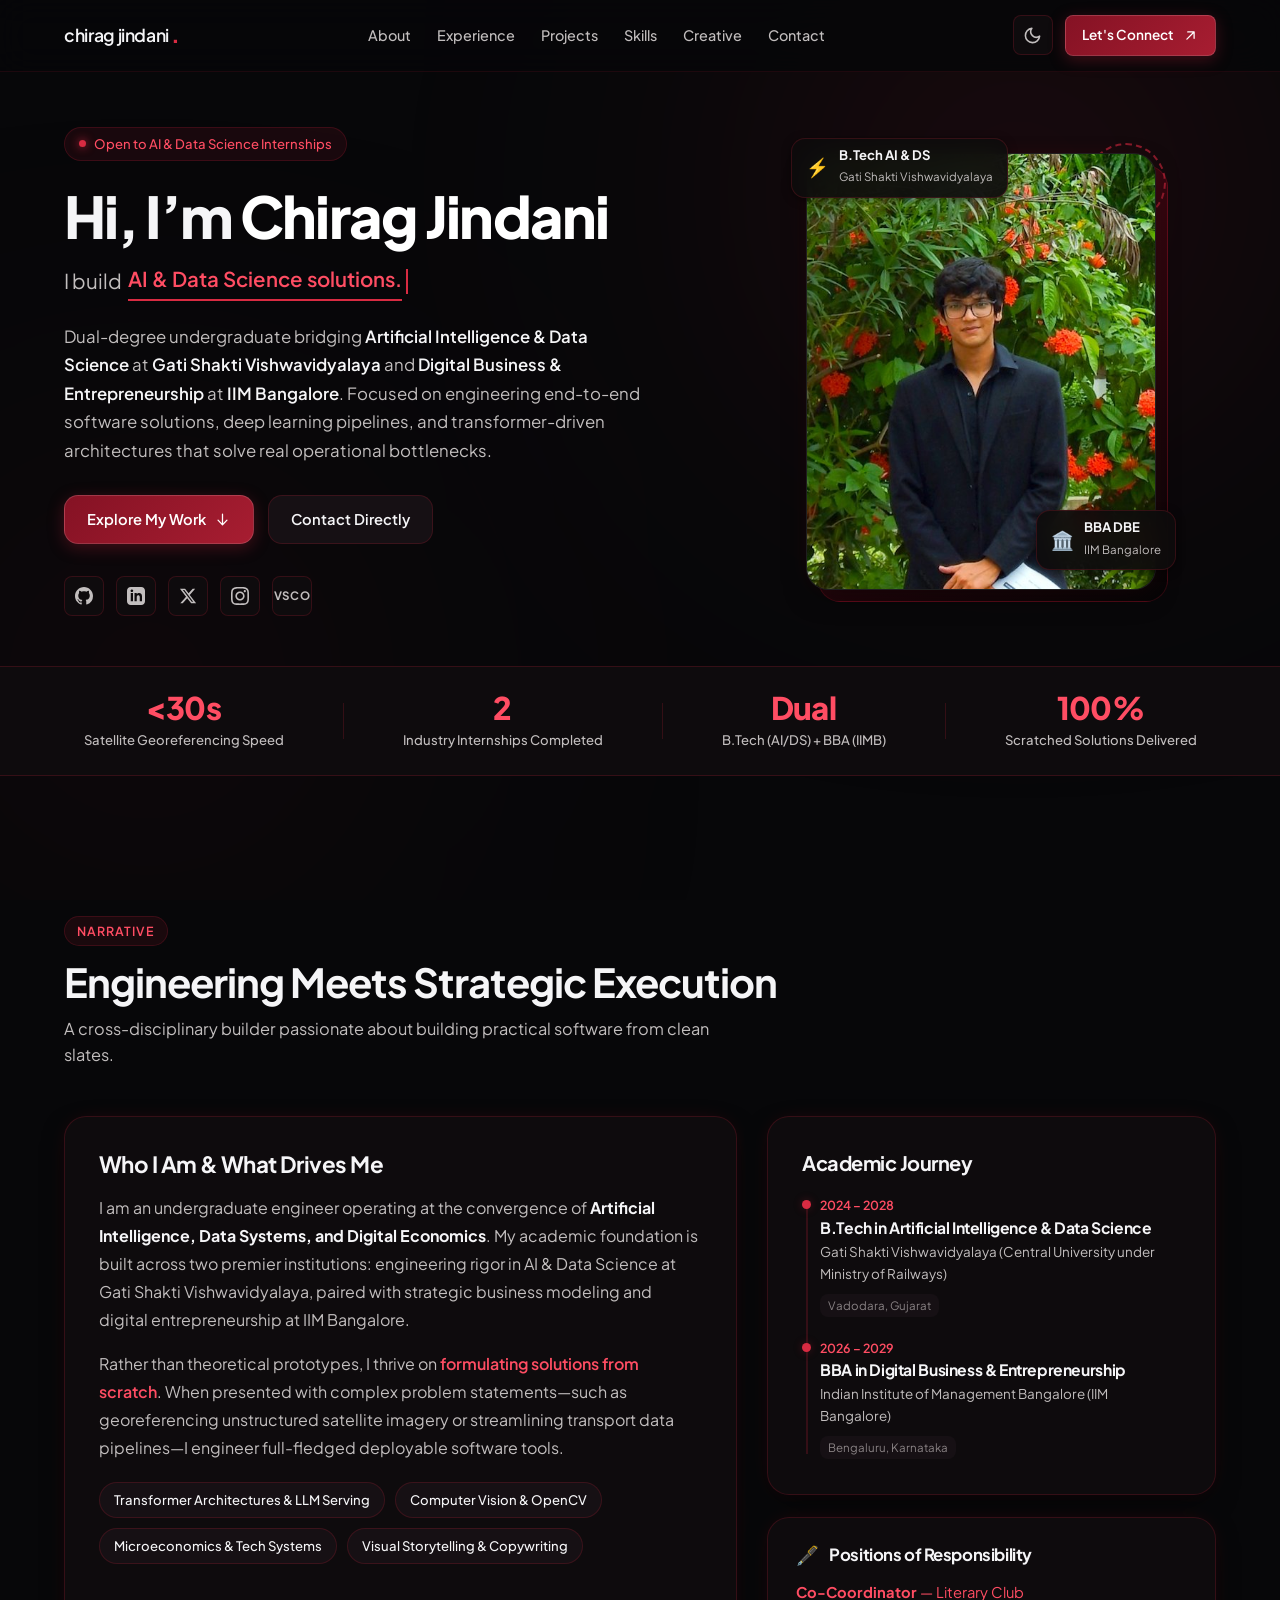
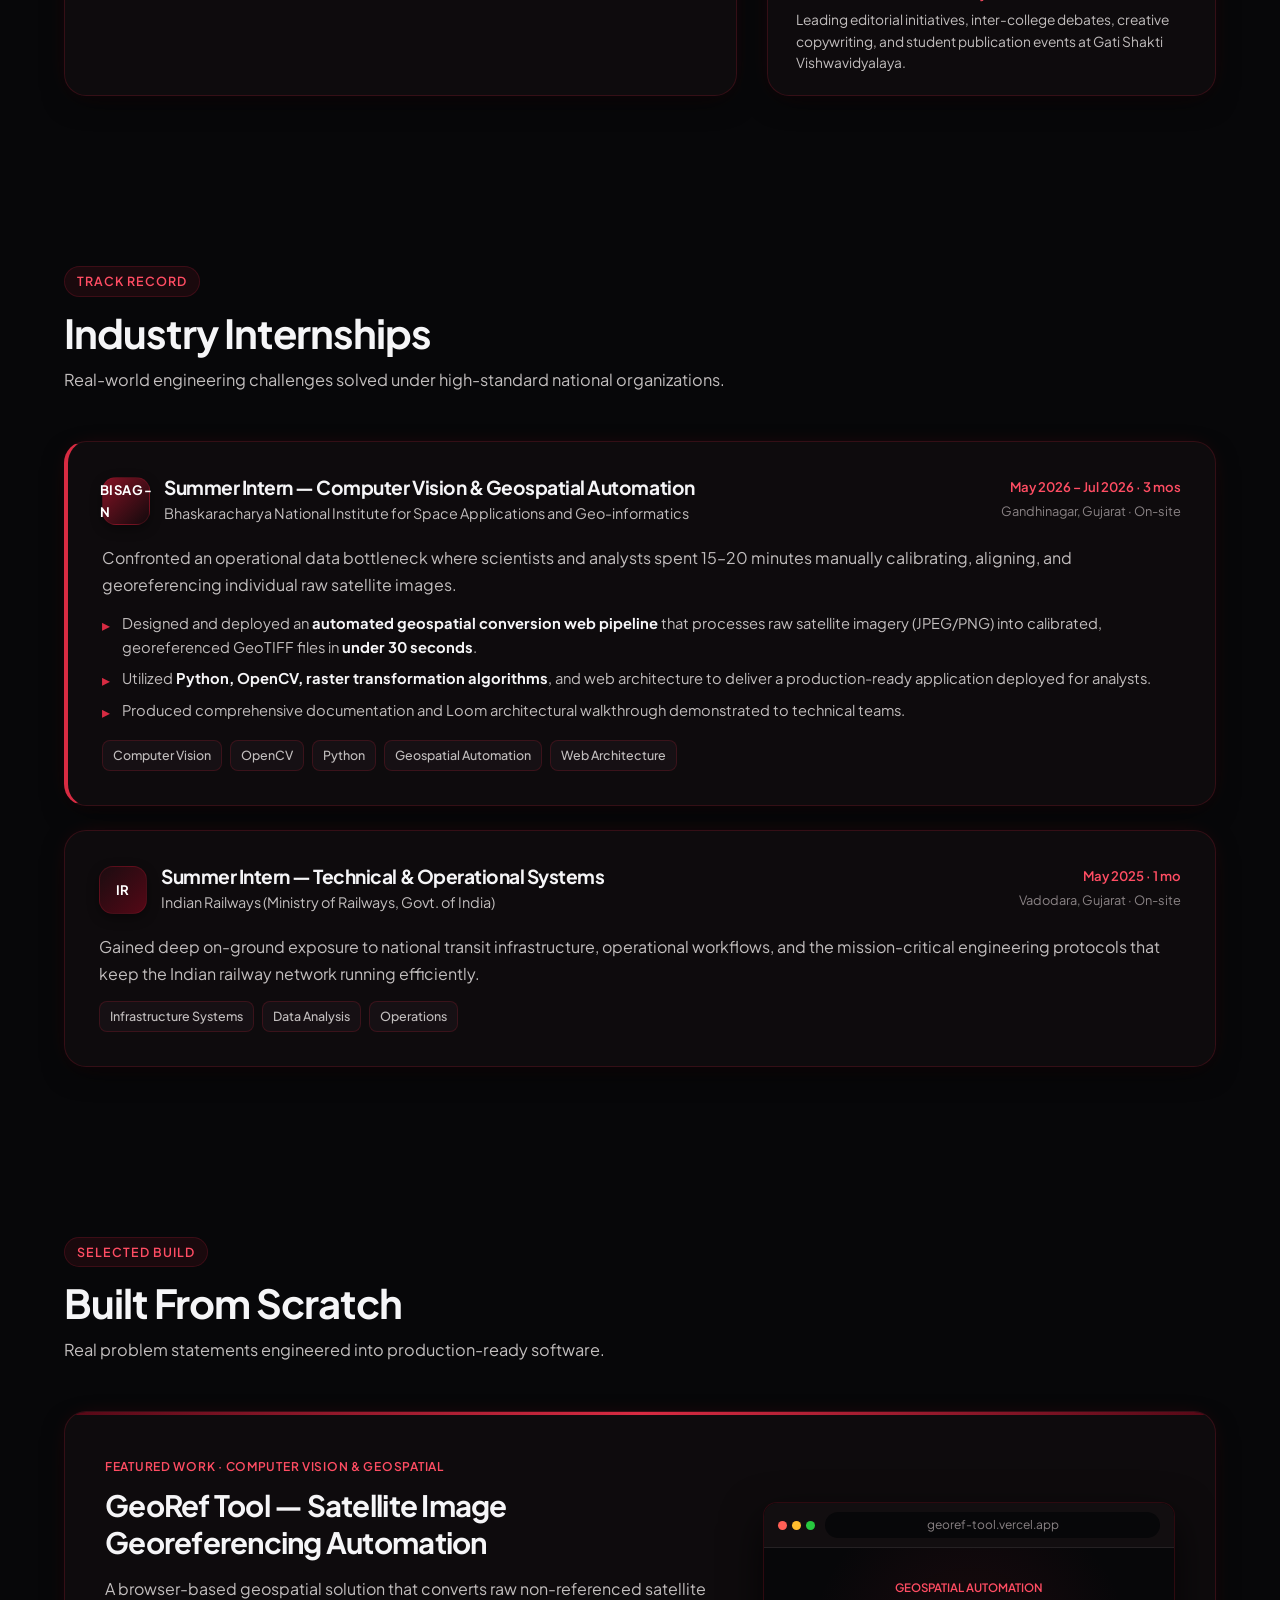
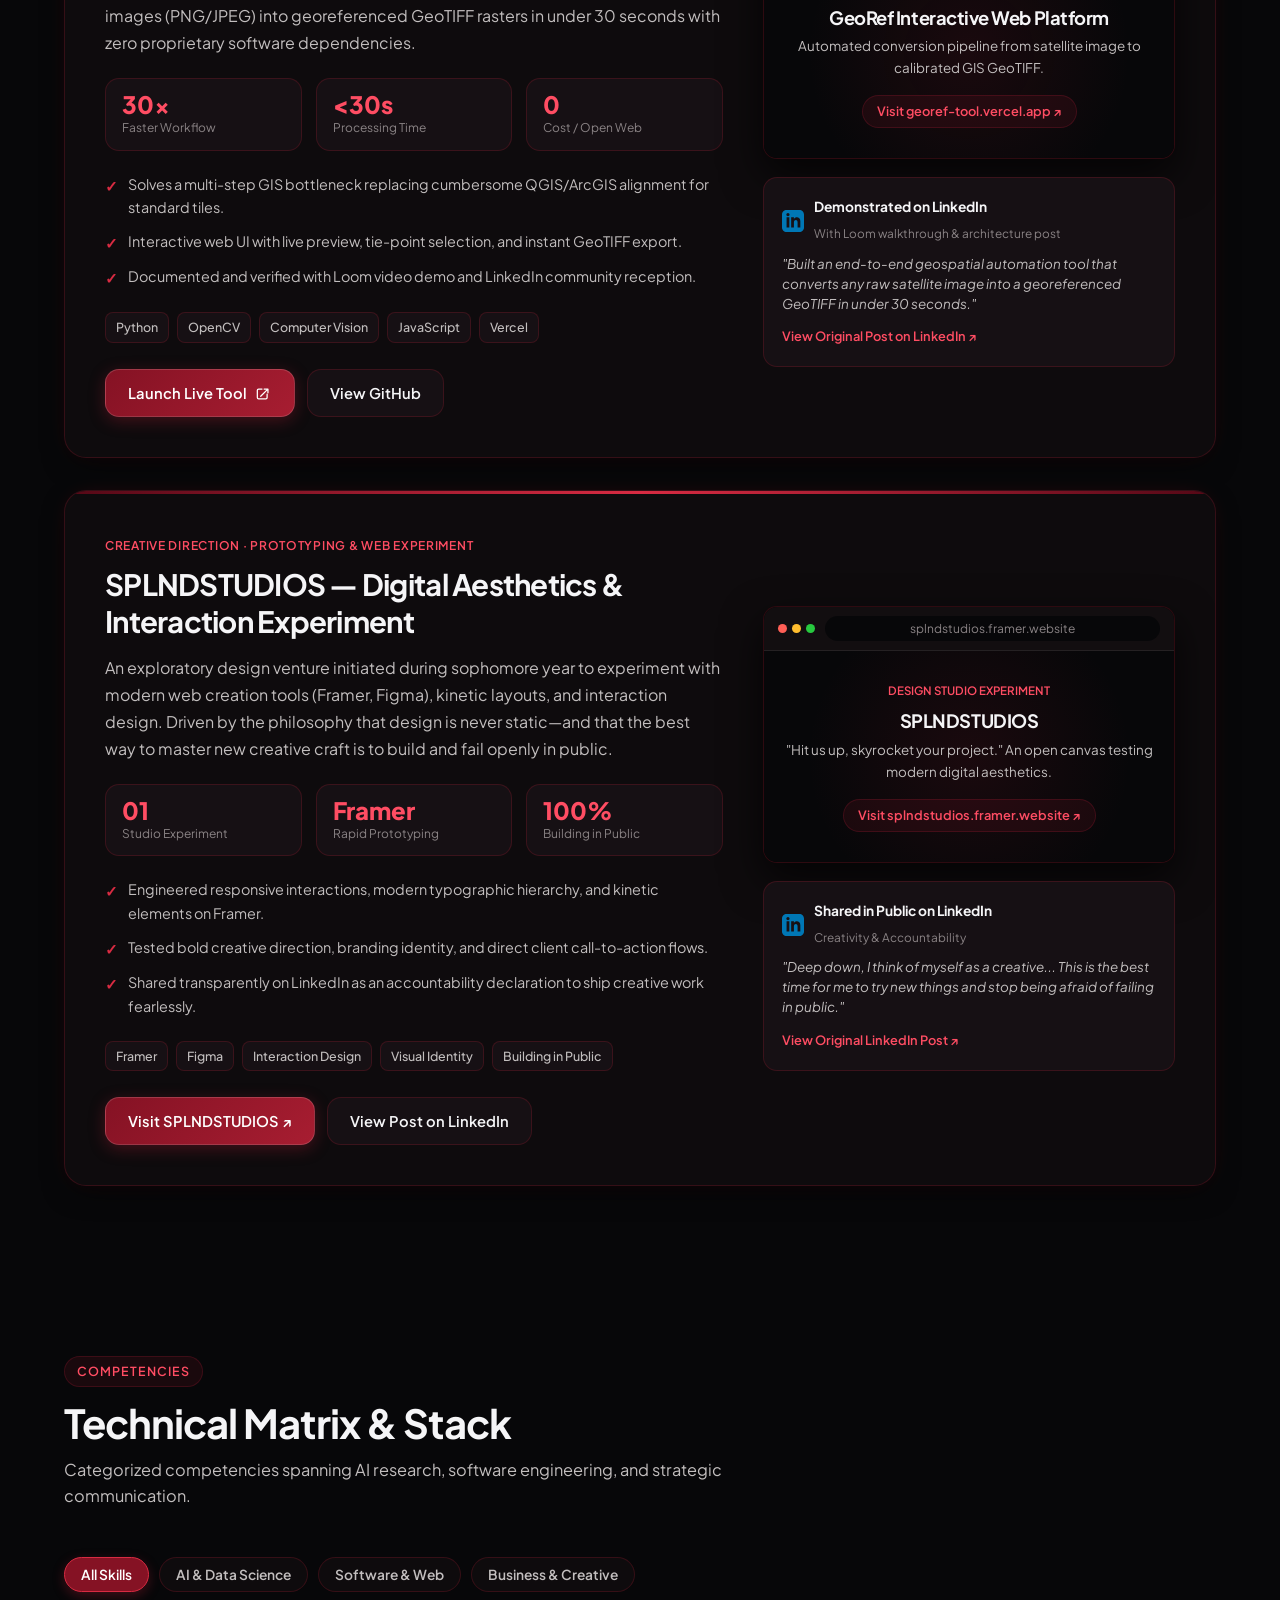
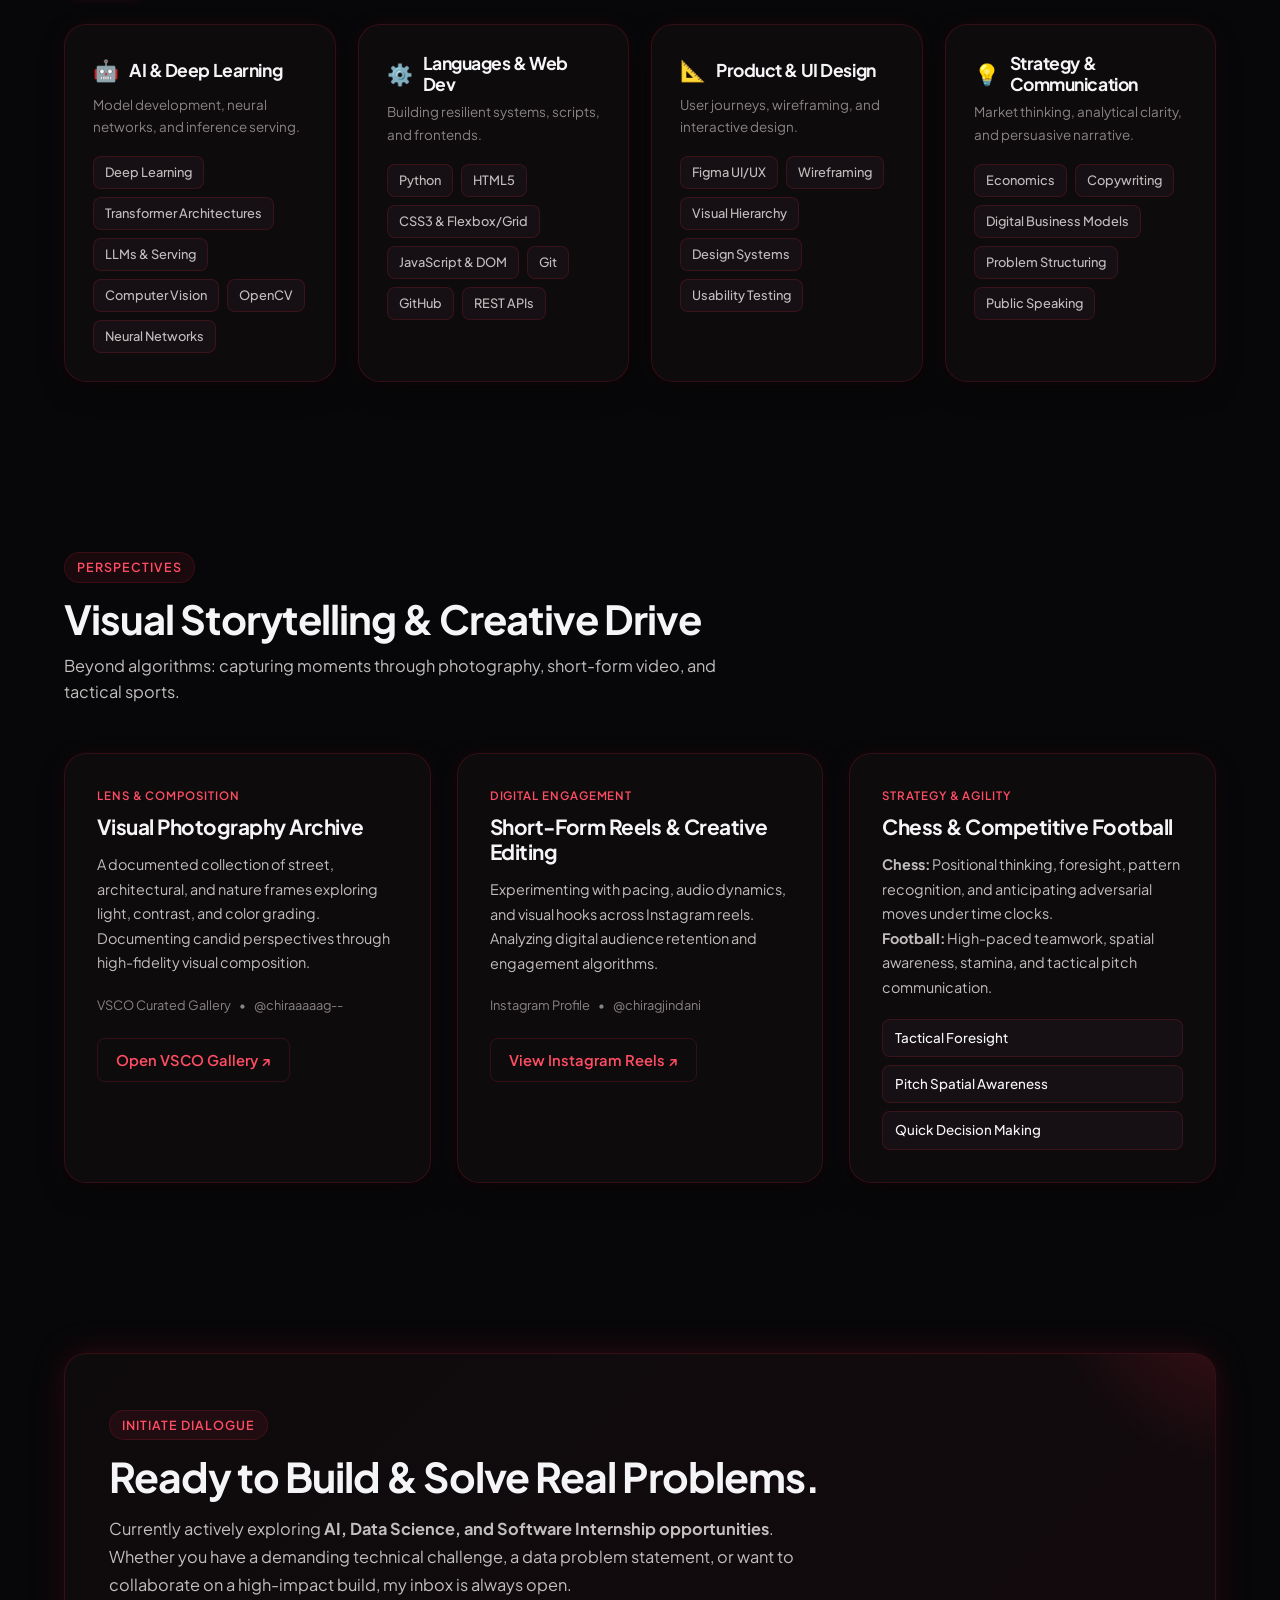
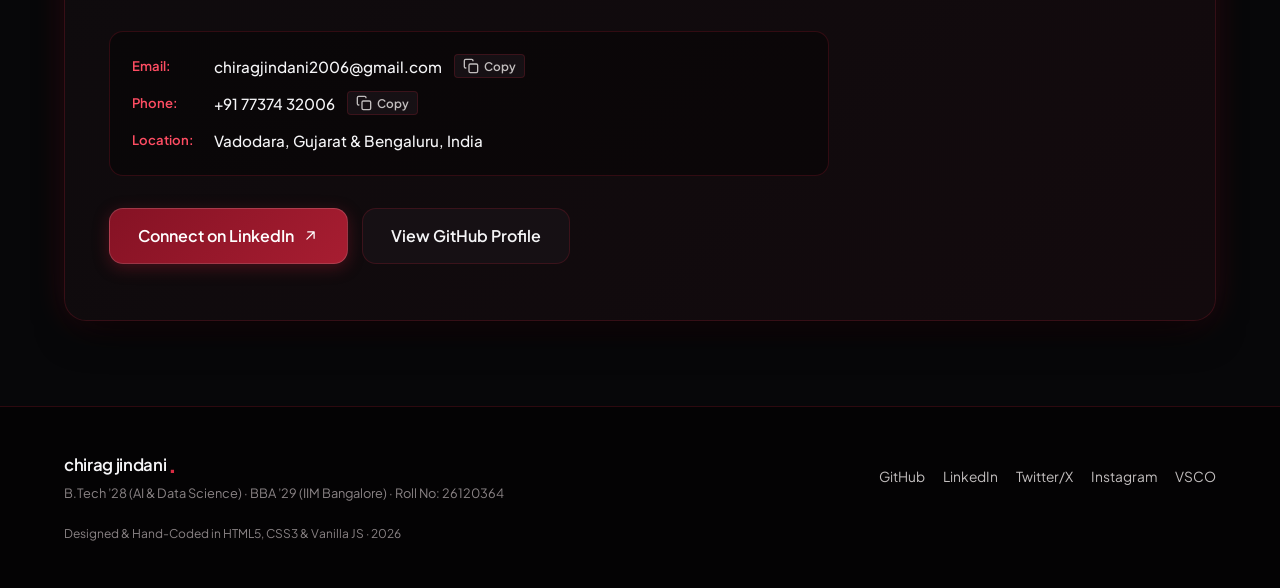
<file: index.html>
<!DOCTYPE html>
<html lang="en" data-theme="dark">
<head>
  <meta charset="UTF-8">
  <meta name="viewport" content="width=device-width, initial-scale=1.0">
  <meta name="description" content="Chirag Jindani — AI & Data Science Engineer (B.Tech '28 @ GSV) & Business Strategist (BBA '29 @ IIM Bangalore). Geospatial automation builder, Deep Learning & LLM researcher.">
  <meta name="author" content="Chirag Jindani">
  <meta name="theme-color" content="#070709">

  <!-- Open Graph / Meta -->
  <meta property="og:title" content="Chirag Jindani | AI & Data Science Portfolio">
  <meta property="og:description" content="Dual-degree AI Engineer & Business Strategist. Ex-Intern @ Indian Railways & BISAG-N. Creator of GeoRef Tool.">
  <meta property="og:type" content="website">

  <title>Chirag Jindani — AI &amp; Data Science | IIM Bangalore &amp; GSV</title>

  <!-- Google Fonts: Plus Jakarta Sans (Clean, elegant, modern human-designed typography) -->
  <link rel="preconnect" href="https://fonts.googleapis.com">
  <link rel="preconnect" href="https://fonts.gstatic.com" crossorigin>
  <link href="https://fonts.googleapis.com/css2?family=Plus+Jakarta+Sans:ital,wght@0,300;0,400;0,500;0,600;0,700;0,800;1,400&display=swap" rel="stylesheet">

  <!-- Stylesheet -->
  <link rel="stylesheet" href="style.css">
</head>
<body>

  <!-- Ambient Maroon Glow Background -->
  <div class="ambient-glow" aria-hidden="true">
    <div class="glow-orb glow-top"></div>
    <div class="glow-orb glow-middle"></div>
  </div>

  <!-- Header / Navigation Bar -->
  <header class="site-header" id="header">
    <div class="nav-container">
      <!-- Minimalist Clean Brand Logo -->
      <a href="#hero" class="brand-logo" aria-label="Chirag Jindani Homepage">
        chirag jindani<span class="brand-dot">.</span>
      </a>

      <!-- Desktop Nav Links (0ms latency fast smooth scroll) -->
      <nav class="nav-desktop" aria-label="Primary Navigation">
        <a href="#about" class="nav-link">About</a>
        <a href="#experience" class="nav-link">Experience</a>
        <a href="#projects" class="nav-link">Projects</a>
        <a href="#skills" class="nav-link">Skills</a>
        <a href="#creative" class="nav-link">Creative</a>
        <a href="#contact" class="nav-link">Contact</a>
      </nav>

      <!-- Action Buttons: Theme Toggle & Internal Anchor CTA -->
      <div class="header-actions">
        <!-- Theme Switcher -->
        <button id="theme-toggle" class="btn-icon" aria-label="Toggle Theme Mode" title="Toggle Maroon Dark / Crimson Light">
          <svg class="sun-icon" viewBox="0 0 24 24" fill="none" stroke="currentColor" stroke-width="2" stroke-linecap="round" stroke-linejoin="round">
            <circle cx="12" cy="12" r="5"></circle>
            <line x1="12" y1="1" x2="12" y2="3"></line>
            <line x1="12" y1="21" x2="12" y2="23"></line>
            <line x1="4.22" y1="4.22" x2="5.64" y2="5.64"></line>
            <line x1="18.36" y1="18.36" x2="19.78" y2="19.78"></line>
            <line x1="1" y1="12" x2="3" y2="12"></line>
            <line x1="21" y1="12" x2="23" y2="12"></line>
            <line x1="4.22" y1="19.78" x2="5.64" y2="18.36"></line>
            <line x1="18.36" y1="5.64" x2="19.78" y2="4.22"></line>
          </svg>
          <svg class="moon-icon" viewBox="0 0 24 24" fill="none" stroke="currentColor" stroke-width="2" stroke-linecap="round" stroke-linejoin="round">
            <path d="M21 12.79A9 9 0 1 1 11.21 3 7 7 0 0 0 21 12.79z"></path>
          </svg>
        </button>

        <!-- Fast Smooth Internal Anchor to Contact (No desktop mail client opening) -->
        <a href="#contact" class="btn btn-primary btn-sm">
          <span>Let's Connect</span>
          <svg class="arrow-icon" viewBox="0 0 20 20" fill="currentColor">
            <path fill-rule="evenodd" d="M5.22 14.78a.75.75 0 001.06 0l7.22-7.22v5.69a.75.75 0 001.5 0v-7.5a.75.75 0 00-.75-.75h-7.5a.75.75 0 000 1.5h5.69l-7.22 7.22a.75.75 0 000 1.06z" clip-rule="evenodd" />
          </svg>
        </a>

        <!-- Mobile Hamburger Toggle -->
        <button id="menu-toggle" class="btn-icon mobile-toggle" aria-label="Toggle navigation menu" aria-expanded="false">
          <span class="bar"></span>
          <span class="bar"></span>
          <span class="bar"></span>
        </button>
      </div>
    </div>

    <!-- Mobile Drawer -->
    <div id="mobile-menu" class="mobile-drawer" aria-hidden="true">
      <nav class="mobile-nav">
        <a href="#about" class="mobile-nav-link">About</a>
        <a href="#experience" class="mobile-nav-link">Experience</a>
        <a href="#projects" class="mobile-nav-link">Projects</a>
        <a href="#skills" class="mobile-nav-link">Skills</a>
        <a href="#creative" class="mobile-nav-link">Creative &amp; Media</a>
        <a href="#contact" class="mobile-nav-link">Contact</a>
      </nav>
      <div class="mobile-drawer-footer">
        <a href="#contact" class="btn btn-primary btn-block">Get in Touch</a>
      </div>
    </div>
  </header>

  <main>
    <!-- ================= HERO SECTION ================= -->
    <section class="section hero-section" id="hero">
      <div class="container hero-container">
        <!-- Left: Text & Pitch -->
        <div class="hero-content">
          <div class="status-badge">
            <span class="status-pulse"></span>
            <span>Open to AI &amp; Data Science Internships</span>
          </div>

          <h1 class="hero-title">
            Hi, I’m <span class="highlight-text">Chirag Jindani</span>
          </h1>

          <div class="typewriter-container">
            <span class="typewriter-prefix">I build </span>
            <span id="typewriter" class="typewriter-text"></span>
            <span class="cursor">&nbsp;</span>
          </div>

          <p class="hero-description">
            Dual-degree undergraduate bridging <strong>Artificial Intelligence &amp; Data Science</strong> at 
            <strong>Gati Shakti Vishwavidyalaya</strong> and <strong>Digital Business &amp; Entrepreneurship</strong> at 
            <strong>IIM Bangalore</strong>. Focused on engineering end-to-end software solutions, deep learning pipelines, 
            and transformer-driven architectures that solve real operational bottlenecks.
          </p>

          <div class="hero-actions">
            <a href="#projects" class="btn btn-primary">
              <span>Explore My Work</span>
              <svg class="icon-inline" viewBox="0 0 20 20" fill="currentColor">
                <path fill-rule="evenodd" d="M10 3a.75.75 0 01.75.75v10.638l3.96-4.158a.75.75 0 111.08 1.04l-5.25 5.5a.75.75 0 01-1.08 0l-5.25-5.5a.75.75 0 111.08-1.04l3.96 4.158V3.75A.75.75 0 0110 3z" clip-rule="evenodd" />
              </svg>
            </a>
            <a href="#contact" class="btn btn-secondary">
              <span>Contact Directly</span>
            </a>
          </div>

          <!-- Social Quick Links Bar -->
          <div class="social-strip">
            <a href="https://github.com/CHIRAG-JINDANI" target="_blank" rel="noopener noreferrer" class="social-icon-btn" aria-label="GitHub">
              <svg viewBox="0 0 24 24" fill="currentColor"><path d="M12 0C5.37 0 0 5.37 0 12c0 5.31 3.435 9.795 8.205 11.385.6.105.825-.255.825-.57 0-.285-.015-1.23-.015-2.235-3.015.555-3.795-.735-4.035-1.41-.135-.345-.72-1.41-1.23-1.695-.42-.225-1.02-.78-.015-.795.945-.015 1.62.87 1.845 1.23 1.08 1.815 2.805 1.305 3.495.99.105-.78.42-1.305.765-1.605-2.67-.3-5.46-1.335-5.46-5.925 0-1.305.465-2.385 1.23-3.225-.12-.3-.54-1.53.12-3.18 0 0 1.005-.315 3.3 1.23.96-.27 1.98-.405 3-.405s2.04.135 3 .405c2.295-1.56 3.3-1.23 3.3-1.23.66 1.65.24 2.88.12 3.18.765.84 1.23 1.905 1.23 3.225 0 4.605-2.805 5.625-5.475 5.925.435.375.81 1.095.81 2.22 0 1.605-.015 2.895-.015 3.3 0 .315.225.69.825.57A12.02 12.02 0 0024 12c0-6.63-5.37-12-12-12z"/></svg>
            </a>
            <a href="https://www.linkedin.com/in/chirag-jindani-3785201b8/" target="_blank" rel="noopener noreferrer" class="social-icon-btn" aria-label="LinkedIn">
              <svg viewBox="0 0 24 24" fill="currentColor"><path d="M19 0h-14c-2.761 0-5 2.239-5 5v14c0 2.761 2.239 5 5 5h14c2.762 0 5-2.239 5-5v-14c0-2.761-2.238-5-5-5zm-11 19h-3v-11h3v11zm-1.5-12.268c-.966 0-1.75-.79-1.75-1.764s.784-1.764 1.75-1.764 1.75.79 1.75 1.764-.783 1.764-1.75 1.764zm13.5 12.268h-3v-5.604c0-3.368-4-3.113-4 0v5.604h-3v-11h3v1.765c1.396-2.586 7-2.777 7 2.476v6.759z"/></svg>
            </a>
            <a href="https://x.com/ChiragJindani" target="_blank" rel="noopener noreferrer" class="social-icon-btn" aria-label="X / Twitter">
              <svg viewBox="0 0 24 24" fill="currentColor"><path d="M18.244 2.25h3.308l-7.227 8.26 8.502 11.24H16.17l-5.214-6.817L4.99 21.75H1.68l7.73-8.835L1.254 2.25H8.08l4.713 6.231zm-1.161 17.52h1.833L7.084 4.126H5.117z"/></svg>
            </a>
            <a href="https://instagram.com/chiragjindani" target="_blank" rel="noopener noreferrer" class="social-icon-btn" aria-label="Instagram">
              <svg viewBox="0 0 24 24" fill="currentColor"><path d="M12 2.163c3.204 0 3.584.012 4.85.07 3.252.148 4.771 1.691 4.919 4.919.058 1.265.069 1.645.069 4.849 0 3.205-.012 3.584-.069 4.849-.149 3.225-1.664 4.771-4.919 4.919-1.266.058-1.644.07-4.85.07-3.204 0-3.584-.012-4.849-.07-3.26-.149-4.771-1.699-4.919-4.92-.058-1.265-.07-1.644-.07-4.849 0-3.204.013-3.583.07-4.849.149-3.227 1.664-4.771 4.919-4.919 1.266-.057 1.645-.069 4.849-.069zm0-2.163c-3.259 0-3.667.014-4.947.072-4.358.2-6.78 2.618-6.98 6.98-.059 1.281-.073 1.689-.073 4.948 0 3.259.014 3.668.072 4.948.2 4.358 2.618 6.78 6.98 6.98 1.281.058 1.689.072 4.948.072 3.259 0 3.668-.014 4.948-.072 4.354-.2 6.782-2.618 6.979-6.98.059-1.28.073-1.689.073-4.948 0-3.259-.014-3.667-.072-4.947-.196-4.354-2.617-6.78-6.979-6.98-1.281-.059-1.69-.073-4.949-.073zm0 5.838c-3.403 0-6.162 2.759-6.162 6.162s2.759 6.163 6.162 6.163 6.162-2.759 6.162-6.163c0-3.403-2.759-6.162-6.162-6.162zm0 10.162c-2.209 0-4-1.79-4-4 0-2.209 1.791-4 4-4s4 1.791 4 4c0 2.21-1.791 4-4 4zm6.406-11.845c-.796 0-1.441.645-1.441 1.44s.645 1.44 1.441 1.44c.795 0 1.439-.645 1.439-1.44s-.644-1.44-1.439-1.44z"/></svg>
            </a>
            <a href="https://vsco.co/chiraaaaag--/gallery" target="_blank" rel="noopener noreferrer" class="social-icon-btn vsco-btn" aria-label="VSCO Gallery">
              <span class="vsco-text">VSCO</span>
            </a>
          </div>
        </div>

        <!-- Right: Cropped & Zoomed-In Editorial Portrait Stage -->
        <div class="hero-visual">
          <div class="portrait-stage">
            <div class="portrait-backdrop-monolith"></div>
            <div class="portrait-crimson-ring"></div>
            <div class="portrait-image-wrapper">
              <img src="images/chirag-profile.jpg" alt="Chirag Jindani profile portrait" class="portrait-photo">
            </div>

            <!-- Floating Credential Badges -->
            <div class="floating-badge badge-top-left">
              <span class="badge-icon">⚡</span>
              <div>
                <strong>B.Tech AI &amp; DS</strong>
                <small>Gati Shakti Vishwavidyalaya</small>
              </div>
            </div>

            <div class="floating-badge badge-bottom-right">
              <span class="badge-icon">🏛️</span>
              <div>
                <strong>BBA DBE</strong>
                <small>IIM Bangalore</small>
              </div>
            </div>
          </div>
        </div>
      </div>

      <!-- Quick Metrics Ribbon -->
      <div class="metrics-ribbon">
        <div class="container metrics-grid">
          <div class="metric-item">
            <span class="metric-number">&lt;30s</span>
            <span class="metric-label">Satellite Georeferencing Speed</span>
          </div>
          <div class="metric-divider"></div>
          <div class="metric-item">
            <span class="metric-number">2</span>
            <span class="metric-label">Industry Internships Completed</span>
          </div>
          <div class="metric-divider"></div>
          <div class="metric-item">
            <span class="metric-number">Dual</span>
            <span class="metric-label">B.Tech (AI/DS) + BBA (IIMB)</span>
          </div>
          <div class="metric-divider"></div>
          <div class="metric-item">
            <span class="metric-number">100%</span>
            <span class="metric-label">Scratched Solutions Delivered</span>
          </div>
        </div>
      </div>
    </section>

    <!-- ================= ABOUT SECTION ================= -->
    <section class="section about-section" id="about">
      <div class="container">
        <div class="section-header">
          <span class="section-tag">NARRATIVE</span>
          <h2 class="section-title">Engineering Meets Strategic Execution</h2>
          <p class="section-subtitle">A cross-disciplinary builder passionate about building practical software from clean slates.</p>
        </div>

        <div class="about-grid">
          <div class="about-card story-card">
            <h3>Who I Am &amp; What Drives Me</h3>
            <p>
              I am an undergraduate engineer operating at the convergence of <strong>Artificial Intelligence, Data Systems, and Digital Economics</strong>. 
              My academic foundation is built across two premier institutions: engineering rigor in AI &amp; Data Science at Gati Shakti Vishwavidyalaya, 
              paired with strategic business modeling and digital entrepreneurship at IIM Bangalore.
            </p>
            <p>
              Rather than theoretical prototypes, I thrive on <em>formulating solutions from scratch</em>. When presented with complex problem statements—such 
              as georeferencing unstructured satellite imagery or streamlining transport data pipelines—I engineer full-fledged deployable software tools.
            </p>
            <div class="story-highlights">
              <div class="highlight-pill">Transformer Architectures &amp; LLM Serving</div>
              <div class="highlight-pill">Computer Vision &amp; OpenCV</div>
              <div class="highlight-pill">Microeconomics &amp; Tech Systems</div>
              <div class="highlight-pill">Visual Storytelling &amp; Copywriting</div>
            </div>
          </div>

          <div class="about-sidebar">
            <!-- Academic Split Card -->
            <div class="about-card education-card">
              <h3>Academic Journey</h3>
              <div class="edu-timeline">
                <div class="edu-item">
                  <div class="edu-dot"></div>
                  <div class="edu-details">
                    <span class="edu-period">2024 – 2028</span>
                    <h4>B.Tech in Artificial Intelligence &amp; Data Science</h4>
                    <p class="edu-inst">Gati Shakti Vishwavidyalaya (Central University under Ministry of Railways)</p>
                    <span class="edu-badge">Vadodara, Gujarat</span>
                  </div>
                </div>
                <div class="edu-item">
                  <div class="edu-dot"></div>
                  <div class="edu-details">
                    <span class="edu-period">2026 – 2029</span>
                    <h4>BBA in Digital Business &amp; Entrepreneurship</h4>
                    <p class="edu-inst">Indian Institute of Management Bangalore (IIM Bangalore)</p>
                    <span class="edu-badge">Bengaluru, Karnataka</span>
                  </div>
                </div>
              </div>
            </div>

            <!-- Leadership Mini Card -->
            <div class="about-card leadership-card">
              <div class="card-icon-header">
                <span class="icon-accent">🖋️</span>
                <h4>Positions of Responsibility</h4>
              </div>
              <p class="lead-role"><strong>Co-Coordinator</strong> — Literary Club</p>
              <p class="lead-desc">Leading editorial initiatives, inter-college debates, creative copywriting, and student publication events at Gati Shakti Vishwavidyalaya.</p>
            </div>
          </div>
        </div>
      </div>
    </section>

    <!-- ================= EXPERIENCE SECTION ================= -->
    <section class="section experience-section" id="experience">
      <div class="container">
        <div class="section-header">
          <span class="section-tag">TRACK RECORD</span>
          <h2 class="section-title">Industry Internships</h2>
          <p class="section-subtitle">Real-world engineering challenges solved under high-standard national organizations.</p>
        </div>

        <div class="experience-timeline">
          <!-- Item 1: BISAG-N -->
          <article class="exp-card active-exp">
            <div class="exp-header">
              <div class="exp-role-group">
                <div class="company-badge-logo">BISAG-N</div>
                <div>
                  <h3 class="exp-title">Summer Intern — Computer Vision &amp; Geospatial Automation</h3>
                  <p class="exp-org">Bhaskaracharya National Institute for Space Applications and Geo-informatics</p>
                </div>
              </div>
              <div class="exp-meta">
                <span class="exp-time">May 2026 – Jul 2026 · 3 mos</span>
                <span class="exp-location">Gandhinagar, Gujarat · On-site</span>
              </div>
            </div>
            <div class="exp-body">
              <p>
                Confronted an operational data bottleneck where scientists and analysts spent 15–20 minutes manually calibrating, 
                aligning, and georeferencing individual raw satellite images.
              </p>
              <ul class="exp-deliverables">
                <li>Designed and deployed an <strong>automated geospatial conversion web pipeline</strong> that processes raw satellite imagery (JPEG/PNG) into calibrated, georeferenced GeoTIFF files in <strong>under 30 seconds</strong>.</li>
                <li>Utilized <strong>Python, OpenCV, raster transformation algorithms</strong>, and web architecture to deliver a production-ready application deployed for analysts.</li>
                <li>Produced comprehensive documentation and Loom architectural walkthrough demonstrated to technical teams.</li>
              </ul>
              <div class="exp-tags">
                <span class="tag">Computer Vision</span>
                <span class="tag">OpenCV</span>
                <span class="tag">Python</span>
                <span class="tag">Geospatial Automation</span>
                <span class="tag">Web Architecture</span>
              </div>
            </div>
          </article>

          <!-- Item 2: Indian Railways -->
          <article class="exp-card">
            <div class="exp-header">
              <div class="exp-role-group">
                <div class="company-badge-logo ir-logo">IR</div>
                <div>
                  <h3 class="exp-title">Summer Intern — Technical &amp; Operational Systems</h3>
                  <p class="exp-org">Indian Railways (Ministry of Railways, Govt. of India)</p>
                </div>
              </div>
              <div class="exp-meta">
                <span class="exp-time">May 2025 · 1 mo</span>
                <span class="exp-location">Vadodara, Gujarat · On-site</span>
              </div>
            </div>
            <div class="exp-body">
              <p>
                Gained deep on-ground exposure to national transit infrastructure, operational workflows, and the mission-critical 
                engineering protocols that keep the Indian railway network running efficiently.
              </p>
              <div class="exp-tags">
                <span class="tag">Infrastructure Systems</span>
                <span class="tag">Data Analysis</span>
                <span class="tag">Operations</span>
              </div>
            </div>
          </article>
        </div>
      </div>
    </section>

    <!-- ================= FEATURED PROJECTS SECTION ================= -->
    <section class="section projects-section" id="projects">
      <div class="container">
        <div class="section-header">
          <span class="section-tag">SELECTED BUILD</span>
          <h2 class="section-title">Built From Scratch</h2>
          <p class="section-subtitle">Real problem statements engineered into production-ready software.</p>
        </div>

        <!-- Featured Project Showcase Box -->
        <article class="project-showcase">
          <div class="project-grid">
            <div class="project-info">
              <div class="project-header-pill">FEATURED WORK · COMPUTER VISION &amp; GEOSPATIAL</div>
              <h3 class="project-title">GeoRef Tool — Satellite Image Georeferencing Automation</h3>
              <p class="project-lead">
                A browser-based geospatial solution that converts raw non-referenced satellite images (PNG/JPEG) into 
                georeferenced GeoTIFF rasters in under 30 seconds with zero proprietary software dependencies.
              </p>

              <div class="project-metrics">
                <div class="pm-box">
                  <strong>30x</strong>
                  <span>Faster Workflow</span>
                </div>
                <div class="pm-box">
                  <strong>&lt;30s</strong>
                  <span>Processing Time</span>
                </div>
                <div class="pm-box">
                  <strong>0</strong>
                  <span>Cost / Open Web</span>
                </div>
              </div>

              <div class="project-bullet-points">
                <div class="pb-item">
                  <span class="pb-check">✓</span>
                  <span>Solves a multi-step GIS bottleneck replacing cumbersome QGIS/ArcGIS alignment for standard tiles.</span>
                </div>
                <div class="pb-item">
                  <span class="pb-check">✓</span>
                  <span>Interactive web UI with live preview, tie-point selection, and instant GeoTIFF export.</span>
                </div>
                <div class="pb-item">
                  <span class="pb-check">✓</span>
                  <span>Documented and verified with Loom video demo and LinkedIn community reception.</span>
                </div>
              </div>

              <div class="project-tech-stack">
                <span class="tag">Python</span>
                <span class="tag">OpenCV</span>
                <span class="tag">Computer Vision</span>
                <span class="tag">JavaScript</span>
                <span class="tag">Vercel</span>
              </div>

              <div class="project-actions">
                <a href="https://georef-tool.vercel.app" target="_blank" rel="noopener noreferrer" class="btn btn-primary">
                  <span>Launch Live Tool</span>
                  <svg class="icon-inline" viewBox="0 0 20 20" fill="currentColor">
                    <path fill-rule="evenodd" d="M4.25 5.5a.75.75 0 00-.75.75v8.5c0 .414.336.75.75.75h8.5a.75.75 0 00.75-.75v-4a.75.75 0 011.5 0v4A2.25 2.25 0 0112.75 17h-8.5A2.25 2.25 0 012 14.75v-8.5A2.25 2.25 0 014.25 4h4a.75.75 0 010 1.5h-4z" clip-rule="evenodd" />
                    <path fill-rule="evenodd" d="M6.194 12.753a.75.75 0 001.06 1.06l7.22-7.22v2.657a.75.75 0 001.5 0v-4.5a.75.75 0 00-.75-.75h-4.5a.75.75 0 000 1.5h2.657l-7.22 7.22z" clip-rule="evenodd" />
                  </svg>
                </a>
                <a href="https://github.com/CHIRAG-JINDANI" target="_blank" rel="noopener noreferrer" class="btn btn-secondary">
                  <span>View GitHub</span>
                </a>
              </div>
            </div>

            <!-- Project Visual & LinkedIn Embed Interactive Card -->
            <div class="project-visual-pane">
              <div class="preview-browser-frame">
                <div class="browser-header">
                  <div class="browser-dots">
                    <span class="dot dot-red"></span>
                    <span class="dot dot-yellow"></span>
                    <span class="dot dot-green"></span>
                  </div>
                  <div class="browser-address">georef-tool.vercel.app</div>
                </div>
                <div class="browser-body">
                  <div class="browser-hero-preview">
                    <div class="preview-badge">GEOSPATIAL AUTOMATION</div>
                    <h4>GeoRef Interactive Web Platform</h4>
                    <p>Automated conversion pipeline from satellite image to calibrated GIS GeoTIFF.</p>
                    <a href="https://georef-tool.vercel.app" target="_blank" rel="noopener noreferrer" class="preview-link-chip">
                      <span>Visit georef-tool.vercel.app ↗</span>
                    </a>
                  </div>
                </div>
              </div>

              <!-- LinkedIn Proof Card -->
              <div class="proof-card">
                <div class="proof-header">
                  <svg class="linkedin-blue-icon" viewBox="0 0 24 24" fill="currentColor">
                    <path d="M19 0h-14c-2.761 0-5 2.239-5 5v14c0 2.761 2.239 5 5 5h14c2.762 0 5-2.239 5-5v-14c0-2.761-2.238-5-5-5zm-11 19h-3v-11h3v11zm-1.5-12.268c-.966 0-1.75-.79-1.75-1.764s.784-1.764 1.75-1.764 1.75.79 1.75 1.764-.783 1.764-1.75 1.764zm13.5 12.268h-3v-5.604c0-3.368-4-3.113-4 0v5.604h-3v-11h3v1.765c1.396-2.586 7-2.777 7 2.476v6.759z"/>
                  </svg>
                  <div>
                    <strong>Demonstrated on LinkedIn</strong>
                    <small>With Loom walkthrough &amp; architecture post</small>
                  </div>
                </div>
                <p class="proof-text">"Built an end-to-end geospatial automation tool that converts any raw satellite image into a georeferenced GeoTIFF in under 30 seconds."</p>
                <a href="https://www.linkedin.com/in/chirag-jindani-3785201b8/" target="_blank" rel="noopener noreferrer" class="proof-action">
                  <span>View Original Post on LinkedIn ↗</span>
                </a>
              </div>
            </div>
          </div>
        </article>

        <!-- Featured Project 02: SPLNDSTUDIOS -->
        <article class="project-showcase splnd-showcase">
          <div class="project-grid">
            <div class="project-info">
              <div class="project-header-pill">CREATIVE DIRECTION · PROTOTYPING &amp; WEB EXPERIMENT</div>
              <h3 class="project-title">SPLNDSTUDIOS — Digital Aesthetics &amp; Interaction Experiment</h3>
              <p class="project-lead">
                An exploratory design venture initiated during sophomore year to experiment with modern web creation tools 
                (Framer, Figma), kinetic layouts, and interaction design. Driven by the philosophy that design is never static—and 
                that the best way to master new creative craft is to build and fail openly in public.
              </p>

              <div class="project-metrics">
                <div class="pm-box">
                  <strong>01</strong>
                  <span>Studio Experiment</span>
                </div>
                <div class="pm-box">
                  <strong>Framer</strong>
                  <span>Rapid Prototyping</span>
                </div>
                <div class="pm-box">
                  <strong>100%</strong>
                  <span>Building in Public</span>
                </div>
              </div>

              <div class="project-bullet-points">
                <div class="pb-item">
                  <span class="pb-check">✓</span>
                  <span>Engineered responsive interactions, modern typographic hierarchy, and kinetic elements on Framer.</span>
                </div>
                <div class="pb-item">
                  <span class="pb-check">✓</span>
                  <span>Tested bold creative direction, branding identity, and direct client call-to-action flows.</span>
                </div>
                <div class="pb-item">
                  <span class="pb-check">✓</span>
                  <span>Shared transparently on LinkedIn as an accountability declaration to ship creative work fearlessly.</span>
                </div>
              </div>

              <div class="project-tech-stack">
                <span class="tag">Framer</span>
                <span class="tag">Figma</span>
                <span class="tag">Interaction Design</span>
                <span class="tag">Visual Identity</span>
                <span class="tag">Building in Public</span>
              </div>

              <div class="project-actions">
                <a href="https://splndstudios.framer.website" target="_blank" rel="noopener noreferrer" class="btn btn-primary">
                  <span>Visit SPLNDSTUDIOS ↗</span>
                </a>
                <a href="https://www.linkedin.com/in/chirag-jindani-3785201b8/" target="_blank" rel="noopener noreferrer" class="btn btn-secondary">
                  <span>View Post on LinkedIn</span>
                </a>
              </div>
            </div>

            <!-- Project Visual & Proof Pane -->
            <div class="project-visual-pane">
              <div class="preview-browser-frame">
                <div class="browser-header">
                  <div class="browser-dots">
                    <span class="dot dot-red"></span>
                    <span class="dot dot-yellow"></span>
                    <span class="dot dot-green"></span>
                  </div>
                  <div class="browser-address">splndstudios.framer.website</div>
                </div>
                <div class="browser-body">
                  <div class="browser-hero-preview">
                    <div class="preview-badge">DESIGN STUDIO EXPERIMENT</div>
                    <h4>SPLNDSTUDIOS</h4>
                    <p>"Hit us up, skyrocket your project." An open canvas testing modern digital aesthetics.</p>
                    <a href="https://splndstudios.framer.website" target="_blank" rel="noopener noreferrer" class="preview-link-chip">
                      <span>Visit splndstudios.framer.website ↗</span>
                    </a>
                  </div>
                </div>
              </div>

              <!-- LinkedIn Proof Card -->
              <div class="proof-card">
                <div class="proof-header">
                  <svg class="linkedin-blue-icon" viewBox="0 0 24 24" fill="currentColor">
                    <path d="M19 0h-14c-2.761 0-5 2.239-5 5v14c0 2.761 2.239 5 5 5h14c2.762 0 5-2.239 5-5v-14c0-2.761-2.238-5-5-5zm-11 19h-3v-11h3v11zm-1.5-12.268c-.966 0-1.75-.79-1.75-1.764s.784-1.764 1.75-1.764 1.75.79 1.75 1.764-.783 1.764-1.75 1.764zm13.5 12.268h-3v-5.604c0-3.368-4-3.113-4 0v5.604h-3v-11h3v1.765c1.396-2.586 7-2.777 7 2.476v6.759z"/>
                  </svg>
                  <div>
                    <strong>Shared in Public on LinkedIn</strong>
                    <small>Creativity &amp; Accountability</small>
                  </div>
                </div>
                <p class="proof-text">"Deep down, I think of myself as a creative... This is the best time for me to try new things and stop being afraid of failing in public."</p>
                <a href="https://www.linkedin.com/in/chirag-jindani-3785201b8/" target="_blank" rel="noopener noreferrer" class="proof-action">
                  <span>View Original LinkedIn Post ↗</span>
                </a>
              </div>
            </div>
          </div>
        </article>
      </div>
    </section>

    <!-- ================= SKILLS SECTION ================= -->
    <section class="section skills-section" id="skills">
      <div class="container">
        <div class="section-header">
          <span class="section-tag">COMPETENCIES</span>
          <h2 class="section-title">Technical Matrix &amp; Stack</h2>
          <p class="section-subtitle">Categorized competencies spanning AI research, software engineering, and strategic communication.</p>
        </div>

        <!-- Filter Tabs -->
        <div class="skills-filter-bar">
          <button class="filter-btn active" data-filter="all">All Skills</button>
          <button class="filter-btn" data-filter="ai">AI &amp; Data Science</button>
          <button class="filter-btn" data-filter="engineering">Software &amp; Web</button>
          <button class="filter-btn" data-filter="strategy">Business &amp; Creative</button>
        </div>

        <div class="skills-grid">
          <!-- Card 1: AI & Deep Learning -->
          <div class="skill-category-card" data-category="ai">
            <div class="cat-header">
              <span class="cat-icon">🤖</span>
              <h3>AI &amp; Deep Learning</h3>
            </div>
            <p class="cat-desc">Model development, neural networks, and inference serving.</p>
            <div class="skill-pills">
              <span class="skill-pill">Deep Learning</span>
              <span class="skill-pill">Transformer Architectures</span>
              <span class="skill-pill">LLMs &amp; Serving</span>
              <span class="skill-pill">Computer Vision</span>
              <span class="skill-pill">OpenCV</span>
              <span class="skill-pill">Neural Networks</span>
            </div>
          </div>

          <!-- Card 2: Software Engineering & Web -->
          <div class="skill-category-card" data-category="engineering">
            <div class="cat-header">
              <span class="cat-icon">⚙️</span>
              <h3>Languages &amp; Web Dev</h3>
            </div>
            <p class="cat-desc">Building resilient systems, scripts, and frontends.</p>
            <div class="skill-pills">
              <span class="skill-pill">Python</span>
              <span class="skill-pill">HTML5</span>
              <span class="skill-pill">CSS3 &amp; Flexbox/Grid</span>
              <span class="skill-pill">JavaScript &amp; DOM</span>
              <span class="skill-pill">Git</span>
              <span class="skill-pill">GitHub</span>
              <span class="skill-pill">REST APIs</span>
            </div>
          </div>

          <!-- Card 3: Design & Product -->
          <div class="skill-category-card" data-category="strategy">
            <div class="cat-header">
              <span class="cat-icon">📐</span>
              <h3>Product &amp; UI Design</h3>
            </div>
            <p class="cat-desc">User journeys, wireframing, and interactive design.</p>
            <div class="skill-pills">
              <span class="skill-pill">Figma UI/UX</span>
              <span class="skill-pill">Wireframing</span>
              <span class="skill-pill">Visual Hierarchy</span>
              <span class="skill-pill">Design Systems</span>
              <span class="skill-pill">Usability Testing</span>
            </div>
          </div>

          <!-- Card 4: Business, Writing & Strategy -->
          <div class="skill-category-card" data-category="strategy">
            <div class="cat-header">
              <span class="cat-icon">💡</span>
              <h3>Strategy &amp; Communication</h3>
            </div>
            <p class="cat-desc">Market thinking, analytical clarity, and persuasive narrative.</p>
            <div class="skill-pills">
              <span class="skill-pill">Economics</span>
              <span class="skill-pill">Copywriting</span>
              <span class="skill-pill">Digital Business Models</span>
              <span class="skill-pill">Problem Structuring</span>
              <span class="skill-pill">Public Speaking</span>
            </div>
          </div>
        </div>
      </div>
    </section>

    <!-- ================= CREATIVE & MEDIA SECTION ================= -->
    <section class="section creative-section" id="creative">
      <div class="container">
        <div class="section-header">
          <span class="section-tag">PERSPECTIVES</span>
          <h2 class="section-title">Visual Storytelling &amp; Creative Drive</h2>
          <p class="section-subtitle">Beyond algorithms: capturing moments through photography, short-form video, and tactical sports.</p>
        </div>

        <div class="creative-grid">
          <!-- Card 1: Photography / VSCO -->
          <article class="creative-card vsco-feature-card">
            <div class="creative-card-inner">
              <div class="creative-tag">LENS &amp; COMPOSITION</div>
              <h3>Visual Photography Archive</h3>
              <p>
                A documented collection of street, architectural, and nature frames exploring light, contrast, and color grading. 
                Documenting candid perspectives through high-fidelity visual composition.
              </p>
              <div class="creative-meta-strip">
                <span>VSCO Curated Gallery</span>
                <span>•</span>
                <span>@chiraaaaag--</span>
              </div>
              <a href="https://vsco.co/chiraaaaag--/gallery" target="_blank" rel="noopener noreferrer" class="btn btn-outline">
                <span>Open VSCO Gallery ↗</span>
              </a>
            </div>
          </article>

          <!-- Card 2: Short-Form Content / Reels -->
          <article class="creative-card insta-feature-card">
            <div class="creative-card-inner">
              <div class="creative-tag">DIGITAL ENGAGEMENT</div>
              <h3>Short-Form Reels &amp; Creative Editing</h3>
              <p>
                Experimenting with pacing, audio dynamics, and visual hooks across Instagram reels. 
                Analyzing digital audience retention and engagement algorithms.
              </p>
              <div class="creative-meta-strip">
                <span>Instagram Profile</span>
                <span>•</span>
                <span>@chiragjindani</span>
              </div>
              <a href="https://instagram.com/chiragjindani" target="_blank" rel="noopener noreferrer" class="btn btn-outline">
                <span>View Instagram Reels ↗</span>
              </a>
            </div>
          </article>

          <!-- Card 3: Analytical Pursuits: Chess & Football -->
          <article class="creative-card tactical-card">
            <div class="creative-card-inner">
              <div class="creative-tag">STRATEGY &amp; AGILITY</div>
              <h3>Chess &amp; Competitive Football</h3>
              <p>
                <strong>Chess:</strong> Positional thinking, foresight, pattern recognition, and anticipating adversarial moves under time clocks.<br>
                <strong>Football:</strong> High-paced teamwork, spatial awareness, stamina, and tactical pitch communication.
              </p>
              <div class="tactical-chips">
                <span class="t-chip">Tactical Foresight</span>
                <span class="t-chip">Pitch Spatial Awareness</span>
                <span class="t-chip">Quick Decision Making</span>
              </div>
            </div>
          </article>
        </div>
      </div>
    </section>

    <!-- ================= CONTACT & CONNECT SECTION ================= -->
    <section class="section contact-section" id="contact">
      <div class="container">
        <div class="contact-box">
          <div class="contact-content">
            <span class="section-tag">INITIATE DIALOGUE</span>
            <h2 class="contact-title">Ready to Build &amp; Solve Real Problems.</h2>
            <p class="contact-desc">
              Currently actively exploring <strong>AI, Data Science, and Software Internship opportunities</strong>. 
              Whether you have a demanding technical challenge, a data problem statement, or want to collaborate on a high-impact build, 
              my inbox is always open.
            </p>

            <div class="contact-direct-info">
              <div class="contact-info-row">
                <span class="ci-label">Email:</span>
                <span class="ci-value">chiragjindani2006@gmail.com</span>
                <button class="copy-btn" data-copy="chiragjindani2006@gmail.com" title="Copy Email">
                  <svg viewBox="0 0 24 24" fill="none" stroke="currentColor" stroke-width="2" width="16" height="16">
                    <rect x="9" y="9" width="13" height="13" rx="2" ry="2"></rect>
                    <path d="M5 15H4a2 2 0 0 1-2-2V4a2 2 0 0 1 2-2h9a2 2 0 0 1 2 2v1"></path>
                  </svg>
                  <span class="copy-text">Copy</span>
                </button>
              </div>

              <div class="contact-info-row">
                <span class="ci-label">Phone:</span>
                <span class="ci-value">+91 77374 32006</span>
                <button class="copy-btn" data-copy="+917737432006" title="Copy Phone">
                  <svg viewBox="0 0 24 24" fill="none" stroke="currentColor" stroke-width="2" width="16" height="16">
                    <rect x="9" y="9" width="13" height="13" rx="2" ry="2"></rect>
                    <path d="M5 15H4a2 2 0 0 1-2-2V4a2 2 0 0 1 2-2h9a2 2 0 0 1 2 2v1"></path>
                  </svg>
                  <span class="copy-text">Copy</span>
                </button>
              </div>

              <div class="contact-info-row">
                <span class="ci-label">Location:</span>
                <span class="ci-value">Vadodara, Gujarat &amp; Bengaluru, India</span>
              </div>
            </div>

            <div class="contact-buttons">
              <a href="https://www.linkedin.com/in/chirag-jindani-3785201b8/" target="_blank" rel="noopener noreferrer" class="btn btn-primary btn-lg">
                <span>Connect on LinkedIn</span>
                <svg class="arrow-icon" viewBox="0 0 20 20" fill="currentColor">
                  <path fill-rule="evenodd" d="M5.22 14.78a.75.75 0 001.06 0l7.22-7.22v5.69a.75.75 0 001.5 0v-7.5a.75.75 0 00-.75-.75h-7.5a.75.75 0 000 1.5h5.69l-7.22 7.22a.75.75 0 000 1.06z" clip-rule="evenodd" />
                </svg>
              </a>
              <a href="https://github.com/CHIRAG-JINDANI" target="_blank" rel="noopener noreferrer" class="btn btn-secondary btn-lg">
                <span>View GitHub Profile</span>
              </a>
            </div>
          </div>
        </div>
      </div>
    </section>
  </main>

  <!-- ================= FOOTER ================= -->
  <footer class="site-footer">
    <div class="container footer-container">
      <div class="footer-left">
        <span class="footer-brand">chirag jindani<span class="brand-dot">.</span></span>
        <p class="footer-sub">B.Tech ’28 (AI &amp; Data Science) · BBA ’29 (IIM Bangalore) · Roll No: 26120364</p>
      </div>

      <div class="footer-socials">
        <a href="https://github.com/CHIRAG-JINDANI" target="_blank" rel="noopener noreferrer">GitHub</a>
        <a href="https://www.linkedin.com/in/chirag-jindani-3785201b8/" target="_blank" rel="noopener noreferrer">LinkedIn</a>
        <a href="https://x.com/ChiragJindani" target="_blank" rel="noopener noreferrer">Twitter/X</a>
        <a href="https://instagram.com/chiragjindani" target="_blank" rel="noopener noreferrer">Instagram</a>
        <a href="https://vsco.co/chiraaaaag--/gallery" target="_blank" rel="noopener noreferrer">VSCO</a>
      </div>

      <div class="footer-right">
        <p class="copyright">Designed &amp; Hand-Coded in HTML5, CSS3 &amp; Vanilla JS · 2026</p>
      </div>
    </div>
  </footer>

  <!-- Scroll-to-Top Floating Button -->
  <button id="back-to-top" class="back-to-top-btn" aria-label="Back to top" title="Back to top">
    <svg viewBox="0 0 24 24" fill="none" stroke="currentColor" stroke-width="2.5" stroke-linecap="round" stroke-linejoin="round">
      <polyline points="18 15 12 9 6 15"></polyline>
    </svg>
  </button>

  <!-- JavaScript -->
  <script src="script.js"></script>
</body>
</html>
</file>
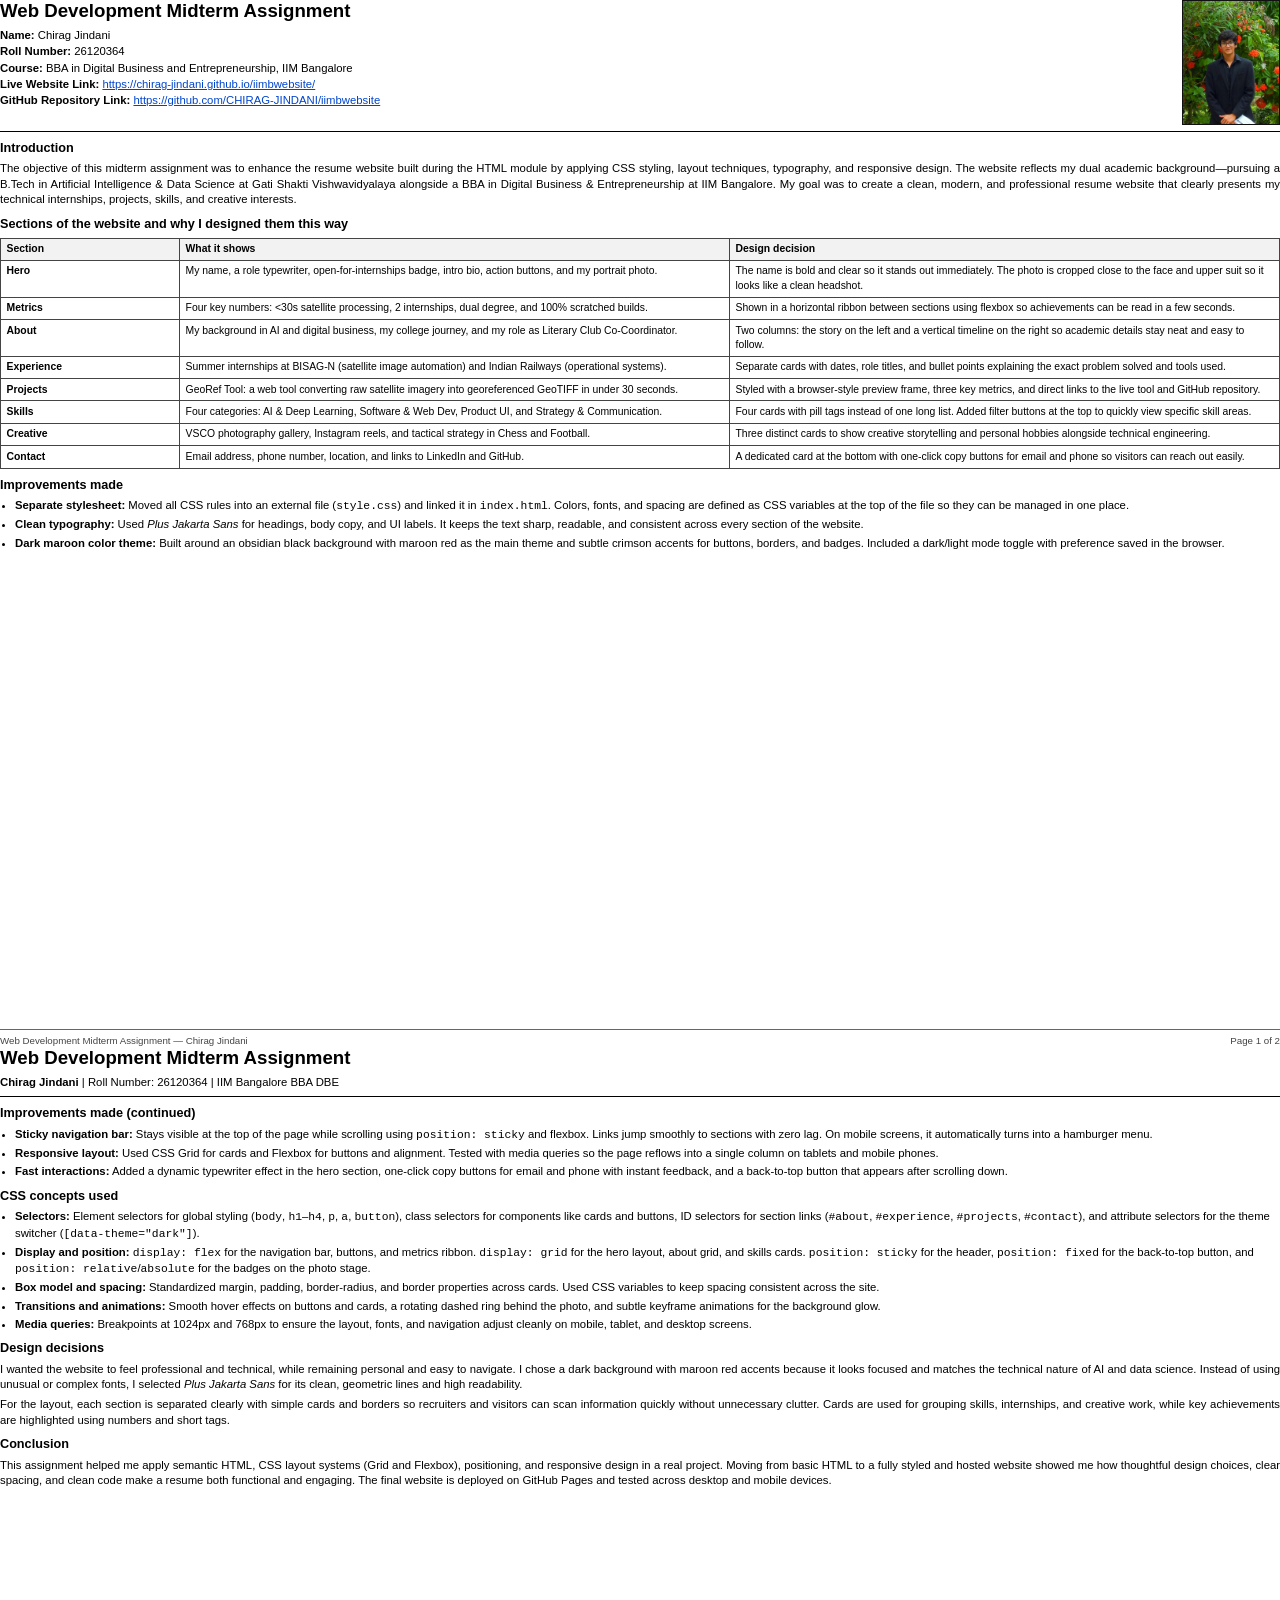
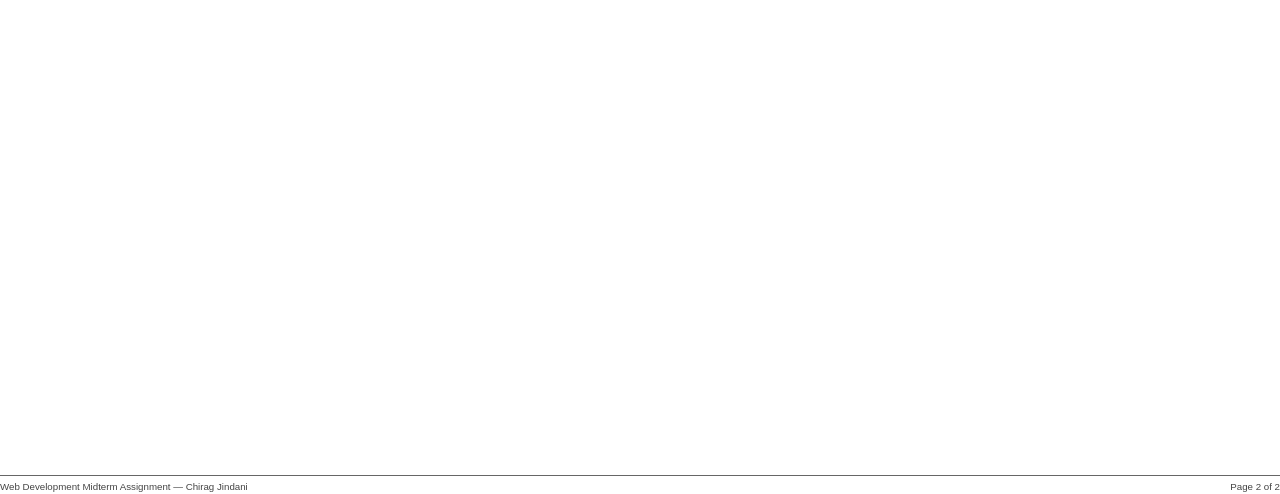
<file: submission_report.html>
<!DOCTYPE html>
<html lang="en">
<head>
  <meta charset="UTF-8">
  <title>Web Development Midterm Assignment - Chirag Jindani (26120364)</title>
  <style>
    @page {
      size: A4;
      margin: 10mm 14mm;
    }
    * {
      box-sizing: border-box;
      margin: 0;
      padding: 0;
    }
    body {
      font-family: Arial, Helvetica, sans-serif;
      font-size: 8.5pt;
      line-height: 1.38;
      color: #000000;
      background: #ffffff;
      -webkit-font-smoothing: antialiased;
    }
    .page {
      height: 277mm;
      max-height: 277mm;
      position: relative;
      overflow: hidden;
      display: flex;
      flex-direction: column;
      justify-content: space-between;
      page-break-after: always;
    }
    .page:last-child {
      page-break-after: avoid;
    }
    .content-wrap {
      flex: 1;
    }

    /* Top Header Block with Photo */
    .header-block {
      margin-bottom: 8px;
    }
    .header-flex {
      display: flex;
      justify-content: space-between;
      align-items: flex-start;
      gap: 16px;
    }
    .header-info {
      flex: 1;
    }
    .main-title {
      font-size: 14pt;
      font-weight: 700;
      color: #000000;
      line-height: 1.2;
      margin-bottom: 5px;
    }
    .info-list {
      font-size: 8.5pt;
      line-height: 1.42;
      color: #000000;
    }
    .info-list strong {
      font-weight: 700;
      color: #000000;
    }
    .link-text {
      color: #0044cc;
      text-decoration: underline;
      font-family: Arial, Helvetica, sans-serif;
      word-break: break-all;
    }
    .header-photo-wrap {
      width: 26mm;
      height: 33mm;
      flex-shrink: 0;
      border: 1px solid #111111;
      overflow: hidden;
      background: #ffffff;
    }
    .header-photo {
      width: 100%;
      height: 100%;
      object-fit: cover;
      object-position: center top;
      display: block;
    }
    .divider {
      border: none;
      border-top: 1px solid #000000;
      margin: 6px 0 7px 0;
    }

    h2 {
      font-size: 9.5pt;
      font-weight: 700;
      color: #000000;
      margin-top: 8px;
      margin-bottom: 4px;
    }
    p {
      margin-bottom: 4px;
      text-align: justify;
      color: #000000;
    }
    ul {
      margin-left: 15px;
      margin-bottom: 5px;
    }
    li {
      margin-bottom: 3px;
      color: #000000;
      line-height: 1.35;
    }
    strong {
      font-weight: 700;
      color: #000000;
    }

    /* Simple Table */
    .table-wrap {
      width: 100%;
      margin: 4px 0 7px 0;
    }
    table.simple-table {
      width: 100%;
      border-collapse: collapse;
      font-size: 7.8pt;
      border: 1px solid #000000;
    }
    table.simple-table th, table.simple-table td {
      border: 1px solid #444444;
      padding: 3.5px 5.5px;
      vertical-align: top;
      text-align: left;
    }
    table.simple-table th {
      background-color: #f2f2f2;
      color: #000000;
      font-weight: 700;
      font-size: 7.8pt;
    }
    table.simple-table td.col-sec {
      font-weight: 700;
      width: 14%;
    }
    table.simple-table td.col-shows {
      width: 43%;
    }
    table.simple-table td.col-dec {
      width: 43%;
    }

    /* Footer */
    .footer-doc {
      border-top: 1px solid #666666;
      padding-top: 4px;
      font-size: 7.3pt;
      color: #444444;
      display: flex;
      justify-content: space-between;
      margin-top: 4px;
    }
  </style>
</head>
<body>

  <!-- ================= PAGE 1 ================= -->
  <div class="page">
    <div class="content-wrap">
      <div class="header-block">
        <div class="header-flex">
          <div class="header-info">
            <h1 class="main-title">Web Development Midterm Assignment</h1>
            <div class="info-list">
              <div><strong>Name:</strong> Chirag Jindani</div>
              <div><strong>Roll Number:</strong> 26120364</div>
              <div><strong>Course:</strong> BBA in Digital Business and Entrepreneurship, IIM Bangalore</div>
              <div><strong>Live Website Link:</strong> <a href="https://chirag-jindani.github.io/iimbwebsite/" class="link-text">https://chirag-jindani.github.io/iimbwebsite/</a></div>
              <div><strong>GitHub Repository Link:</strong> <a href="https://github.com/CHIRAG-JINDANI/iimbwebsite" class="link-text">https://github.com/CHIRAG-JINDANI/iimbwebsite</a></div>
            </div>
          </div>
          <div class="header-photo-wrap">
            <img src="images/chirag-profile.jpg" alt="Chirag Jindani" class="header-photo">
          </div>
        </div>
        <hr class="divider">
      </div>

      <h2>Introduction</h2>
      <p>
        The objective of this midterm assignment was to enhance the resume website built during the HTML module by applying CSS styling, layout techniques, typography, and responsive design. The website reflects my dual academic background—pursuing a B.Tech in Artificial Intelligence &amp; Data Science at Gati Shakti Vishwavidyalaya alongside a BBA in Digital Business &amp; Entrepreneurship at IIM Bangalore. My goal was to create a clean, modern, and professional resume website that clearly presents my technical internships, projects, skills, and creative interests.
      </p>

      <h2>Sections of the website and why I designed them this way</h2>
      <div class="table-wrap">
        <table class="simple-table">
          <thead>
            <tr>
              <th>Section</th>
              <th>What it shows</th>
              <th>Design decision</th>
            </tr>
          </thead>
          <tbody>
            <tr>
              <td class="col-sec">Hero</td>
              <td class="col-shows">My name, a role typewriter, open-for-internships badge, intro bio, action buttons, and my portrait photo.</td>
              <td class="col-dec">The name is bold and clear so it stands out immediately. The photo is cropped close to the face and upper suit so it looks like a clean headshot.</td>
            </tr>
            <tr>
              <td class="col-sec">Metrics</td>
              <td class="col-shows">Four key numbers: &lt;30s satellite processing, 2 internships, dual degree, and 100% scratched builds.</td>
              <td class="col-dec">Shown in a horizontal ribbon between sections using flexbox so achievements can be read in a few seconds.</td>
            </tr>
            <tr>
              <td class="col-sec">About</td>
              <td class="col-shows">My background in AI and digital business, my college journey, and my role as Literary Club Co-Coordinator.</td>
              <td class="col-dec">Two columns: the story on the left and a vertical timeline on the right so academic details stay neat and easy to follow.</td>
            </tr>
            <tr>
              <td class="col-sec">Experience</td>
              <td class="col-shows">Summer internships at BISAG-N (satellite image automation) and Indian Railways (operational systems).</td>
              <td class="col-dec">Separate cards with dates, role titles, and bullet points explaining the exact problem solved and tools used.</td>
            </tr>
            <tr>
              <td class="col-sec">Projects</td>
              <td class="col-shows">GeoRef Tool: a web tool converting raw satellite imagery into georeferenced GeoTIFF in under 30 seconds.</td>
              <td class="col-dec">Styled with a browser-style preview frame, three key metrics, and direct links to the live tool and GitHub repository.</td>
            </tr>
            <tr>
              <td class="col-sec">Skills</td>
              <td class="col-shows">Four categories: AI &amp; Deep Learning, Software &amp; Web Dev, Product UI, and Strategy &amp; Communication.</td>
              <td class="col-dec">Four cards with pill tags instead of one long list. Added filter buttons at the top to quickly view specific skill areas.</td>
            </tr>
            <tr>
              <td class="col-sec">Creative</td>
              <td class="col-shows">VSCO photography gallery, Instagram reels, and tactical strategy in Chess and Football.</td>
              <td class="col-dec">Three distinct cards to show creative storytelling and personal hobbies alongside technical engineering.</td>
            </tr>
            <tr>
              <td class="col-sec">Contact</td>
              <td class="col-shows">Email address, phone number, location, and links to LinkedIn and GitHub.</td>
              <td class="col-dec">A dedicated card at the bottom with one-click copy buttons for email and phone so visitors can reach out easily.</td>
            </tr>
          </tbody>
        </table>
      </div>

      <h2>Improvements made</h2>
      <ul>
        <li><strong>Separate stylesheet:</strong> Moved all CSS rules into an external file (<code>style.css</code>) and linked it in <code>index.html</code>. Colors, fonts, and spacing are defined as CSS variables at the top of the file so they can be managed in one place.</li>
        <li><strong>Clean typography:</strong> Used <em>Plus Jakarta Sans</em> for headings, body copy, and UI labels. It keeps the text sharp, readable, and consistent across every section of the website.</li>
        <li><strong>Dark maroon color theme:</strong> Built around an obsidian black background with maroon red as the main theme and subtle crimson accents for buttons, borders, and badges. Included a dark/light mode toggle with preference saved in the browser.</li>
      </ul>
    </div>

    <div class="footer-doc">
      <span>Web Development Midterm Assignment — Chirag Jindani</span>
      <span>Page 1 of 2</span>
    </div>
  </div>

  <!-- ================= PAGE 2 ================= -->
  <div class="page">
    <div class="content-wrap">
      <div class="header-block">
        <h1 class="main-title">Web Development Midterm Assignment</h1>
        <div class="info-list">
          <div><strong>Chirag Jindani</strong> | Roll Number: 26120364 | IIM Bangalore BBA DBE</div>
        </div>
        <hr class="divider">
      </div>

      <h2>Improvements made (continued)</h2>
      <ul>
        <li><strong>Sticky navigation bar:</strong> Stays visible at the top of the page while scrolling using <code>position: sticky</code> and flexbox. Links jump smoothly to sections with zero lag. On mobile screens, it automatically turns into a hamburger menu.</li>
        <li><strong>Responsive layout:</strong> Used CSS Grid for cards and Flexbox for buttons and alignment. Tested with media queries so the page reflows into a single column on tablets and mobile phones.</li>
        <li><strong>Fast interactions:</strong> Added a dynamic typewriter effect in the hero section, one-click copy buttons for email and phone with instant feedback, and a back-to-top button that appears after scrolling down.</li>
      </ul>

      <h2>CSS concepts used</h2>
      <ul>
        <li><strong>Selectors:</strong> Element selectors for global styling (<code>body</code>, <code>h1</code>–<code>h4</code>, <code>p</code>, <code>a</code>, <code>button</code>), class selectors for components like cards and buttons, ID selectors for section links (<code>#about</code>, <code>#experience</code>, <code>#projects</code>, <code>#contact</code>), and attribute selectors for the theme switcher (<code>[data-theme="dark"]</code>).</li>
        <li><strong>Display and position:</strong> <code>display: flex</code> for the navigation bar, buttons, and metrics ribbon. <code>display: grid</code> for the hero layout, about grid, and skills cards. <code>position: sticky</code> for the header, <code>position: fixed</code> for the back-to-top button, and <code>position: relative</code>/<code>absolute</code> for the badges on the photo stage.</li>
        <li><strong>Box model and spacing:</strong> Standardized margin, padding, border-radius, and border properties across cards. Used CSS variables to keep spacing consistent across the site.</li>
        <li><strong>Transitions and animations:</strong> Smooth hover effects on buttons and cards, a rotating dashed ring behind the photo, and subtle keyframe animations for the background glow.</li>
        <li><strong>Media queries:</strong> Breakpoints at 1024px and 768px to ensure the layout, fonts, and navigation adjust cleanly on mobile, tablet, and desktop screens.</li>
      </ul>

      <h2>Design decisions</h2>
      <p>
        I wanted the website to feel professional and technical, while remaining personal and easy to navigate. I chose a dark background with maroon red accents because it looks focused and matches the technical nature of AI and data science. Instead of using unusual or complex fonts, I selected <em>Plus Jakarta Sans</em> for its clean, geometric lines and high readability.
      </p>
      <p>
        For the layout, each section is separated clearly with simple cards and borders so recruiters and visitors can scan information quickly without unnecessary clutter. Cards are used for grouping skills, internships, and creative work, while key achievements are highlighted using numbers and short tags.
      </p>

      <h2>Conclusion</h2>
      <p>
        This assignment helped me apply semantic HTML, CSS layout systems (Grid and Flexbox), positioning, and responsive design in a real project. Moving from basic HTML to a fully styled and hosted website showed me how thoughtful design choices, clear spacing, and clean code make a resume both functional and engaging. The final website is deployed on GitHub Pages and tested across desktop and mobile devices.
      </p>
    </div>

    <div class="footer-doc">
      <span>Web Development Midterm Assignment — Chirag Jindani</span>
      <span>Page 2 of 2</span>
    </div>
  </div>

</body>
</html>
</file>
<file: style.css>
/* ==========================================================================
   CHIRAG JINDANI — RESUME PORTFOLIO DESIGN SYSTEM
   Theme: Deep Obsidian Black & Rich Maroon / Crimson Accent
   Typography: Plus Jakarta Sans (Clean, Minimal, Modern Geometric)
   Author: Chirag Jindani (Roll No: 26120364)
   ========================================================================== */

/* ---------- 1. CSS VARIABLES & DESIGN TOKENS ---------- */
:root {
  /* Color Palette: Dark Maroon & Black */
  --bg-primary: #070709;
  --bg-surface: #0e0b0d;
  --bg-surface-elevated: #161014;
  --bg-surface-hover: #1e141a;
  
  --maroon-deep: #540816;
  --maroon-primary: #851224;
  --maroon-vibrant: #a71d31;
  --maroon-crimson: #d82b42;
  --maroon-light: #ff4d63;
  --maroon-glow: rgba(167, 29, 49, 0.35);
  --maroon-subtle: rgba(167, 29, 49, 0.12);
  --maroon-border: rgba(167, 29, 49, 0.25);
  --maroon-border-hover: rgba(216, 43, 66, 0.6);

  /* Typography Colors */
  --text-main: #f5f5f7;
  --text-secondary: #c2bebe;
  --text-muted: #8a8385;
  --text-inverse: #070709;

  /* Typography Stack: Clean, Stylish, Minimal Sans */
  --font-display: 'Plus Jakarta Sans', -apple-system, BlinkMacSystemFont, sans-serif;
  --font-body: 'Plus Jakarta Sans', -apple-system, BlinkMacSystemFont, sans-serif;
  --font-mono: 'Plus Jakarta Sans', -apple-system, BlinkMacSystemFont, sans-serif;

  /* Layout & Spacing */
  --max-width: 1200px;
  --header-height: 72px;
  --border-radius-sm: 8px;
  --border-radius-md: 14px;
  --border-radius-lg: 22px;
  --border-radius-full: 9999px;

  /* Transitions */
  --transition-fast: 0.15s ease-out;
  --transition-normal: 0.25s ease-out;
  --transition-smooth: 0.4s cubic-bezier(0.16, 1, 0.3, 1);

  /* Shadows */
  --shadow-sm: 0 2px 8px rgba(0, 0, 0, 0.5);
  --shadow-card: 0 10px 30px -10px rgba(0, 0, 0, 0.8), 0 0 25px -10px var(--maroon-glow);
  --shadow-hover: 0 20px 40px -15px rgba(0, 0, 0, 0.9), 0 0 35px -5px var(--maroon-glow);
}

/* Light / Crimson Contrast Theme (Optional switch) */
[data-theme="light"] {
  --bg-primary: #fbf7f8;
  --bg-surface: #ffffff;
  --bg-surface-elevated: #f4eaec;
  --bg-surface-hover: #ede0e3;

  --text-main: #180d10;
  --text-secondary: #57464b;
  --text-muted: #826e73;
  --text-inverse: #ffffff;

  --maroon-deep: #40040e;
  --maroon-primary: #851224;
  --maroon-vibrant: #a71d31;
  --maroon-crimson: #c21b33;
  --maroon-light: #e6223d;
  --maroon-glow: rgba(167, 29, 49, 0.18);
  --maroon-subtle: rgba(167, 29, 49, 0.08);
  --maroon-border: rgba(167, 29, 49, 0.18);
  --maroon-border-hover: rgba(167, 29, 49, 0.5);

  --shadow-card: 0 8px 24px rgba(133, 18, 36, 0.08), 0 2px 8px rgba(0, 0, 0, 0.04);
  --shadow-hover: 0 16px 36px rgba(133, 18, 36, 0.14), 0 4px 12px rgba(0, 0, 0, 0.08);
}

/* ---------- 2. RESET & BASE STYLES ---------- */
*, *::before, *::after {
  margin: 0;
  padding: 0;
  box-sizing: border-box;
}

html {
  font-family: var(--font-body);
  color: var(--text-main);
  background-color: var(--bg-primary);
  scroll-behavior: smooth;
  scroll-padding-top: calc(var(--header-height) + 20px);
  text-rendering: optimizeLegibility;
  -webkit-font-smoothing: antialiased;
  -moz-osx-font-smoothing: grayscale;
}

body {
  min-height: 100vh;
  line-height: 1.65;
  background-color: var(--bg-primary);
  color: var(--text-main);
  overflow-x: hidden;
  position: relative;
  transition: background-color var(--transition-normal), color var(--transition-normal);
}

::selection {
  background-color: var(--maroon-primary);
  color: #ffffff;
}

img {
  max-width: 100%;
  height: auto;
  display: block;
}

a {
  color: inherit;
  text-decoration: none;
  transition: color var(--transition-fast);
}

button {
  font-family: inherit;
  cursor: pointer;
  border: none;
  background: none;
}

ul, ol {
  list-style: none;
}

/* ---------- 3. LAYOUT & CONTAINERS ---------- */
.container {
  width: 100%;
  max-width: var(--max-width);
  margin: 0 auto;
  padding: 0 24px;
}

.section {
  padding: 85px 0;
  position: relative;
  z-index: 1;
}

/* ---------- 4. AMBIENT MAROON GLOW ---------- */
.ambient-glow {
  position: fixed;
  top: 0;
  left: 0;
  width: 100vw;
  height: 100vh;
  overflow: hidden;
  pointer-events: none;
  z-index: 0;
}

.glow-orb {
  position: absolute;
  border-radius: 50%;
  filter: blur(140px);
  opacity: 0.25;
  mix-blend-mode: screen;
  transition: opacity var(--transition-smooth);
}

.glow-top {
  top: -15%;
  right: -5%;
  width: 650px;
  height: 650px;
  background: radial-gradient(circle, var(--maroon-vibrant) 0%, transparent 70%);
  animation: pulseGlow 10s ease-in-out infinite alternate;
}

.glow-middle {
  top: 45%;
  left: -10%;
  width: 550px;
  height: 550px;
  background: radial-gradient(circle, var(--maroon-deep) 0%, transparent 70%);
  animation: driftGlow 14s ease-in-out infinite alternate;
}

@keyframes pulseGlow {
  0% { transform: scale(1) translate(0, 0); opacity: 0.2; }
  100% { transform: scale(1.15) translate(-30px, 40px); opacity: 0.32; }
}

@keyframes driftGlow {
  0% { transform: scale(1) translate(0, 0); opacity: 0.16; }
  100% { transform: scale(1.2) translate(50px, -40px); opacity: 0.28; }
}

/* ---------- 5. TYPOGRAPHY UTILITIES ---------- */
h1, h2, h3, h4 {
  font-family: var(--font-display);
  font-weight: 700;
  line-height: 1.2;
  color: var(--text-main);
  letter-spacing: -0.025em;
}

.text-maroon {
  color: var(--maroon-crimson);
}

.highlight-text {
  color: #ffffff;
  display: inline-block;
  font-weight: 800;
  letter-spacing: -0.03em;
}

[data-theme="light"] .highlight-text {
  color: var(--maroon-deep);
}

/* Section Header Structure */
.section-header {
  margin-bottom: 48px;
}

.section-tag {
  display: inline-block;
  font-size: 0.78rem;
  font-weight: 600;
  letter-spacing: 0.08em;
  text-transform: uppercase;
  color: var(--maroon-light);
  background-color: var(--maroon-subtle);
  border: 1px solid var(--maroon-border);
  padding: 4px 12px;
  border-radius: var(--border-radius-full);
  margin-bottom: 12px;
}

.section-title {
  font-size: clamp(1.85rem, 3.2vw, 2.5rem);
  margin-bottom: 10px;
}

.section-subtitle {
  font-size: 1.02rem;
  color: var(--text-secondary);
  max-width: 680px;
  line-height: 1.6;
}

/* ---------- 6. BUTTONS & UI CONTROLS ---------- */
.btn {
  display: inline-flex;
  align-items: center;
  justify-content: center;
  gap: 8px;
  font-weight: 600;
  font-size: 0.92rem;
  padding: 11px 22px;
  border-radius: var(--border-radius-md);
  transition: all var(--transition-fast);
  white-space: nowrap;
}

.btn-sm {
  padding: 8px 16px;
  font-size: 0.85rem;
  border-radius: var(--border-radius-sm);
}

.btn-lg {
  padding: 14px 28px;
  font-size: 1rem;
}

.btn-block {
  width: 100%;
}

.btn-primary {
  background: linear-gradient(135deg, var(--maroon-primary), var(--maroon-vibrant));
  color: #ffffff;
  box-shadow: 0 4px 16px var(--maroon-glow);
  border: 1px solid rgba(255, 255, 255, 0.15);
}

.btn-primary:hover {
  background: linear-gradient(135deg, var(--maroon-vibrant), var(--maroon-crimson));
  box-shadow: 0 6px 22px var(--maroon-glow);
  transform: translateY(-1px);
  color: #ffffff;
}

.btn-secondary {
  background-color: var(--bg-surface-elevated);
  color: var(--text-main);
  border: 1px solid var(--maroon-border);
}

.btn-secondary:hover {
  background-color: var(--bg-surface-hover);
  border-color: var(--maroon-crimson);
  transform: translateY(-1px);
  color: var(--text-main);
}

.btn-outline {
  border: 1px solid var(--maroon-border);
  color: var(--maroon-light);
  background: transparent;
  padding: 9px 18px;
  border-radius: var(--border-radius-sm);
}

.btn-outline:hover {
  border-color: var(--maroon-crimson);
  background-color: var(--maroon-subtle);
  transform: translateY(-1px);
  color: #ffffff;
}

.btn-icon {
  width: 40px;
  height: 40px;
  border-radius: var(--border-radius-sm);
  display: inline-flex;
  align-items: center;
  justify-content: center;
  color: var(--text-secondary);
  background-color: var(--bg-surface);
  border: 1px solid var(--maroon-border);
  transition: all var(--transition-fast);
}

.btn-icon:hover {
  color: var(--maroon-light);
  border-color: var(--maroon-border-hover);
  background-color: var(--bg-surface-hover);
}

.arrow-icon, .icon-inline {
  width: 17px;
  height: 17px;
  transition: transform var(--transition-fast);
}

.btn:hover .arrow-icon {
  transform: translate(2px, -2px);
}

/* ---------- 7. SITE HEADER & NAVIGATION ---------- */
.site-header {
  position: sticky;
  top: 0;
  left: 0;
  width: 100%;
  height: var(--header-height);
  z-index: 100;
  background-color: rgba(7, 7, 9, 0.85);
  backdrop-filter: blur(16px);
  -webkit-backdrop-filter: blur(16px);
  border-bottom: 1px solid rgba(167, 29, 49, 0.15);
  transition: background-color var(--transition-normal);
}

[data-theme="light"] .site-header {
  background-color: rgba(251, 247, 248, 0.9);
  border-bottom: 1px solid rgba(167, 29, 49, 0.1);
}

.nav-container {
  display: flex;
  align-items: center;
  justify-content: space-between;
  height: 100%;
  max-width: var(--max-width);
  margin: 0 auto;
  padding: 0 24px;
}

/* Clean Minimal Brand Mark */
.brand-logo {
  font-family: var(--font-body);
  font-size: 1.1rem;
  font-weight: 600;
  letter-spacing: -0.02em;
  color: var(--text-main);
  text-decoration: none;
  display: inline-flex;
  align-items: center;
  transition: opacity var(--transition-fast);
}

.brand-logo:hover {
  opacity: 0.85;
}

.brand-dot {
  color: var(--maroon-crimson);
  font-weight: 800;
  font-size: 1.35rem;
  line-height: 0;
  margin-left: 2px;
}

.nav-desktop {
  display: flex;
  align-items: center;
  gap: 26px;
}

.nav-link {
  font-size: 0.9rem;
  font-weight: 500;
  color: var(--text-secondary);
  position: relative;
  padding: 6px 0;
  transition: color var(--transition-fast);
}

.nav-link::after {
  content: '';
  position: absolute;
  bottom: 0;
  left: 0;
  width: 0;
  height: 2px;
  background-color: var(--maroon-crimson);
  transition: width var(--transition-fast);
  border-radius: 2px;
}

.nav-link:hover, .nav-link.active {
  color: #ffffff;
}

[data-theme="light"] .nav-link:hover, [data-theme="light"] .nav-link.active {
  color: var(--maroon-primary);
}

.nav-link:hover::after, .nav-link.active::after {
  width: 100%;
}

.header-actions {
  display: flex;
  align-items: center;
  gap: 12px;
}

/* Theme Toggle Icons */
.sun-icon {
  width: 19px;
  height: 19px;
  display: none;
}

.moon-icon {
  width: 19px;
  height: 19px;
  display: block;
}

[data-theme="light"] .sun-icon {
  display: block;
}

[data-theme="light"] .moon-icon {
  display: none;
}

/* Mobile Toggle Hamburger */
.mobile-toggle {
  display: none;
  flex-direction: column;
  justify-content: center;
  gap: 5px;
}

.mobile-toggle .bar {
  width: 19px;
  height: 2px;
  background-color: var(--text-main);
  transition: transform var(--transition-fast), opacity var(--transition-fast);
}

.mobile-toggle.open .bar:nth-child(1) {
  transform: translateY(7px) rotate(45deg);
}

.mobile-toggle.open .bar:nth-child(2) {
  opacity: 0;
}

.mobile-toggle.open .bar:nth-child(3) {
  transform: translateY(-7px) rotate(-45deg);
}

/* Mobile Drawer */
.mobile-drawer {
  position: fixed;
  top: var(--header-height);
  left: 0;
  width: 100%;
  background-color: var(--bg-surface);
  border-bottom: 1px solid var(--maroon-border);
  padding: 24px;
  display: flex;
  flex-direction: column;
  gap: 18px;
  transform: translateY(-120%);
  opacity: 0;
  pointer-events: none;
  transition: transform var(--transition-normal), opacity var(--transition-normal);
  z-index: 99;
}

.mobile-drawer.open {
  transform: translateY(0);
  opacity: 1;
  pointer-events: auto;
}

.mobile-nav {
  display: flex;
  flex-direction: column;
  gap: 12px;
}

.mobile-nav-link {
  font-size: 1.05rem;
  font-weight: 500;
  color: var(--text-secondary);
  padding: 8px 0;
  border-bottom: 1px solid rgba(255, 255, 255, 0.05);
}

.mobile-nav-link:hover {
  color: var(--maroon-light);
  padding-left: 6px;
}

/* ---------- 8. HERO SECTION ---------- */
.hero-section {
  padding-top: 55px;
  padding-bottom: 55px;
}

.hero-container {
  display: grid;
  grid-template-columns: 1.15fr 0.85fr;
  align-items: center;
  gap: 44px;
}

.status-badge {
  display: inline-flex;
  align-items: center;
  gap: 8px;
  padding: 5px 14px;
  background-color: var(--maroon-subtle);
  border: 1px solid var(--maroon-border);
  border-radius: var(--border-radius-full);
  font-size: 0.82rem;
  font-weight: 500;
  color: var(--maroon-light);
  margin-bottom: 22px;
}

.status-pulse {
  width: 7px;
  height: 7px;
  border-radius: 50%;
  background-color: var(--maroon-crimson);
  box-shadow: 0 0 10px var(--maroon-crimson);
  animation: pulseDot 2s infinite;
}

@keyframes pulseDot {
  0% { transform: scale(0.95); box-shadow: 0 0 0 0 rgba(216, 43, 66, 0.7); }
  70% { transform: scale(1); box-shadow: 0 0 0 8px rgba(216, 43, 66, 0); }
  100% { transform: scale(0.95); box-shadow: 0 0 0 0 rgba(216, 43, 66, 0); }
}

.hero-title {
  font-size: clamp(2.35rem, 4.5vw, 3.6rem);
  font-weight: 800;
  margin-bottom: 14px;
  letter-spacing: -0.035em;
  line-height: 1.15;
}

.typewriter-container {
  font-family: var(--font-body);
  font-size: clamp(1.05rem, 1.8vw, 1.28rem);
  color: var(--maroon-light);
  margin-bottom: 22px;
  min-height: 32px;
  display: flex;
  align-items: center;
}

.typewriter-prefix {
  color: var(--text-secondary);
  font-weight: 400;
  margin-right: 6px;
}

.typewriter-text {
  font-weight: 600;
  border-bottom: 2px solid var(--maroon-crimson);
  padding-bottom: 2px;
  color: var(--maroon-light);
}

.cursor {
  display: inline-block;
  background-color: var(--maroon-crimson);
  width: 2px;
  height: 1.2em;
  margin-left: 4px;
  animation: blink 0.9s infinite;
}

@keyframes blink {
  0%, 100% { opacity: 1; }
  50% { opacity: 0; }
}

.hero-description {
  font-size: 1.05rem;
  color: var(--text-secondary);
  line-height: 1.7;
  margin-bottom: 30px;
  max-width: 580px;
}

.hero-description strong {
  color: var(--text-main);
  font-weight: 600;
}

.hero-actions {
  display: flex;
  flex-wrap: wrap;
  gap: 14px;
  margin-bottom: 32px;
}

.social-strip {
  display: flex;
  align-items: center;
  gap: 12px;
}

.social-icon-btn {
  width: 40px;
  height: 40px;
  border-radius: var(--border-radius-sm);
  background-color: var(--bg-surface);
  border: 1px solid var(--maroon-border);
  display: flex;
  align-items: center;
  justify-content: center;
  color: var(--text-secondary);
  transition: all var(--transition-fast);
}

.social-icon-btn svg {
  width: 18px;
  height: 18px;
}

.social-icon-btn:hover {
  background-color: var(--maroon-primary);
  border-color: var(--maroon-crimson);
  color: #ffffff;
  transform: translateY(-2px);
  box-shadow: 0 4px 14px var(--maroon-glow);
}

.vsco-btn .vsco-text {
  font-size: 0.72rem;
  font-weight: 700;
  letter-spacing: 0.05em;
}

/* Hero Portrait Stage: Cropped & Zoomed-In */
.hero-visual {
  display: flex;
  justify-content: center;
  position: relative;
}

.portrait-stage {
  position: relative;
  width: 100%;
  max-width: 350px;
}

.portrait-backdrop-monolith {
  position: absolute;
  top: 12px;
  left: 12px;
  right: -12px;
  bottom: -12px;
  background: linear-gradient(145deg, var(--maroon-deep), #060506);
  border: 1px solid var(--maroon-border);
  border-radius: var(--border-radius-lg);
  z-index: 1;
}

.portrait-crimson-ring {
  position: absolute;
  top: -10px;
  right: -10px;
  width: 80px;
  height: 80px;
  border: 2px dashed var(--maroon-crimson);
  border-radius: 50%;
  z-index: 1;
  opacity: 0.6;
  animation: rotateClockwise 20s linear infinite;
}

@keyframes rotateClockwise {
  from { transform: rotate(0deg); }
  to { transform: rotate(360deg); }
}

.portrait-image-wrapper {
  position: relative;
  border-radius: var(--border-radius-lg);
  overflow: hidden;
  border: 1px solid rgba(255, 255, 255, 0.12);
  background-color: #000000;
  box-shadow: var(--shadow-card);
  z-index: 2;
  aspect-ratio: 4 / 5;
}

/* Zoomed in directly on face & upper suit */
.portrait-photo {
  width: 100%;
  height: 100%;
  object-fit: cover;
  object-position: center top;
  transition: transform var(--transition-smooth);
}

.portrait-stage:hover .portrait-photo {
  transform: scale(1.03);
}

/* Floating Badges */
.floating-badge {
  position: absolute;
  background: rgba(14, 11, 13, 0.92);
  backdrop-filter: blur(12px);
  -webkit-backdrop-filter: blur(12px);
  border: 1px solid var(--maroon-border);
  padding: 8px 14px;
  border-radius: var(--border-radius-md);
  display: flex;
  align-items: center;
  gap: 10px;
  box-shadow: var(--shadow-sm);
  z-index: 3;
  transition: transform var(--transition-fast);
}

[data-theme="light"] .floating-badge {
  background: rgba(255, 255, 255, 0.94);
}

.floating-badge:hover {
  transform: translateY(-2px);
  border-color: var(--maroon-crimson);
}

.badge-top-left {
  top: -15px;
  left: -15px;
}

.badge-bottom-right {
  bottom: 20px;
  right: -20px;
}

.badge-icon {
  font-size: 1.15rem;
}

.floating-badge strong {
  display: block;
  font-size: 0.82rem;
  color: var(--text-main);
  line-height: 1.2;
}

.floating-badge small {
  font-size: 0.72rem;
  color: var(--text-secondary);
}

/* Metrics Ribbon */
.metrics-ribbon {
  margin-top: 50px;
  border-top: 1px solid var(--maroon-border);
  border-bottom: 1px solid var(--maroon-border);
  background-color: var(--bg-surface);
  padding: 24px 0;
}

.metrics-grid {
  display: flex;
  align-items: center;
  justify-content: space-around;
  flex-wrap: wrap;
  gap: 20px;
}

.metric-item {
  display: flex;
  flex-direction: column;
  align-items: center;
  text-align: center;
}

.metric-number {
  font-size: 1.95rem;
  font-weight: 800;
  letter-spacing: -0.02em;
  color: var(--maroon-light);
  line-height: 1.1;
  margin-bottom: 4px;
}

.metric-label {
  font-size: 0.82rem;
  color: var(--text-secondary);
  font-weight: 500;
}

.metric-divider {
  width: 1px;
  height: 36px;
  background-color: var(--maroon-border);
}

/* ---------- 9. ABOUT & NARRATIVE SECTION ---------- */
.about-grid {
  display: grid;
  grid-template-columns: 1.2fr 0.8fr;
  gap: 30px;
}

.about-card {
  background-color: var(--bg-surface);
  border: 1px solid var(--maroon-border);
  border-radius: var(--border-radius-lg);
  padding: 34px;
  box-shadow: var(--shadow-card);
  transition: border-color var(--transition-fast), transform var(--transition-fast);
}

.about-card:hover {
  border-color: var(--maroon-border-hover);
  transform: translateY(-2px);
}

.story-card h3 {
  font-size: 1.4rem;
  margin-bottom: 16px;
}

.story-card p {
  color: var(--text-secondary);
  margin-bottom: 16px;
  line-height: 1.75;
}

.story-card strong {
  color: var(--text-main);
}

.story-card em {
  color: var(--maroon-light);
  font-style: normal;
  font-weight: 600;
}

.story-highlights {
  display: flex;
  flex-wrap: wrap;
  gap: 10px;
  margin-top: 20px;
}

.highlight-pill {
  font-size: 0.82rem;
  background-color: var(--bg-surface-elevated);
  border: 1px solid var(--maroon-border);
  padding: 6px 14px;
  border-radius: var(--border-radius-full);
  color: var(--text-main);
  font-weight: 500;
}

.about-sidebar {
  display: flex;
  flex-direction: column;
  gap: 22px;
}

/* Education Timeline Card */
.education-card h3 {
  font-size: 1.25rem;
  margin-bottom: 20px;
}

.edu-timeline {
  display: flex;
  flex-direction: column;
  gap: 20px;
  position: relative;
  padding-left: 18px;
}

.edu-timeline::before {
  content: '';
  position: absolute;
  top: 6px;
  bottom: 6px;
  left: 4px;
  width: 2px;
  background-color: var(--maroon-border);
}

.edu-item {
  position: relative;
}

.edu-dot {
  position: absolute;
  left: -18px;
  top: 5px;
  width: 9px;
  height: 9px;
  border-radius: 50%;
  background-color: var(--maroon-crimson);
  box-shadow: 0 0 8px var(--maroon-glow);
}

.edu-period {
  font-size: 0.78rem;
  font-weight: 600;
  color: var(--maroon-light);
  display: block;
  margin-bottom: 3px;
}

.edu-item h4 {
  font-size: 0.98rem;
  font-weight: 700;
  margin-bottom: 3px;
}

.edu-inst {
  font-size: 0.84rem;
  color: var(--text-secondary);
  margin-bottom: 6px;
}

.edu-badge {
  display: inline-block;
  font-size: 0.72rem;
  background-color: var(--bg-surface-elevated);
  padding: 2px 8px;
  border-radius: var(--border-radius-sm);
  color: var(--text-muted);
}

/* Leadership Mini Card */
.leadership-card {
  padding: 22px 28px;
}

.card-icon-header {
  display: flex;
  align-items: center;
  gap: 10px;
  margin-bottom: 10px;
}

.icon-accent {
  font-size: 1.15rem;
}

.leadership-card h4 {
  font-size: 1.05rem;
}

.lead-role {
  color: var(--maroon-light);
  font-size: 0.92rem;
  margin-bottom: 5px;
}

.lead-desc {
  font-size: 0.86rem;
  color: var(--text-secondary);
  line-height: 1.55;
}

/* ---------- 10. EXPERIENCE SECTION ---------- */
.experience-timeline {
  display: flex;
  flex-direction: column;
  gap: 24px;
}

.exp-card {
  background-color: var(--bg-surface);
  border: 1px solid var(--maroon-border);
  border-radius: var(--border-radius-lg);
  padding: 34px;
  box-shadow: var(--shadow-card);
  transition: all var(--transition-fast);
}

.exp-card:hover {
  border-color: var(--maroon-border-hover);
  transform: translateY(-2px);
  box-shadow: var(--shadow-hover);
}

.exp-card.active-exp {
  border-left: 4px solid var(--maroon-crimson);
}

.exp-header {
  display: flex;
  justify-content: space-between;
  align-items: flex-start;
  margin-bottom: 18px;
  flex-wrap: wrap;
  gap: 14px;
}

.exp-role-group {
  display: flex;
  align-items: center;
  gap: 14px;
}

.company-badge-logo {
  width: 48px;
  height: 48px;
  background: linear-gradient(135deg, var(--maroon-primary), #11090c);
  border: 1px solid var(--maroon-border);
  border-radius: var(--border-radius-md);
  display: flex;
  align-items: center;
  justify-content: center;
  font-weight: 700;
  font-size: 0.82rem;
  color: #ffffff;
  letter-spacing: 0.04em;
  box-shadow: 0 4px 12px rgba(0, 0, 0, 0.4);
}

.ir-logo {
  background: linear-gradient(135deg, #1b0c10, var(--maroon-deep));
}

.exp-title {
  font-size: 1.2rem;
  margin-bottom: 3px;
}

.exp-org {
  font-size: 0.9rem;
  color: var(--text-secondary);
}

.exp-meta {
  text-align: right;
  display: flex;
  flex-direction: column;
  gap: 3px;
}

.exp-time {
  font-size: 0.82rem;
  font-weight: 600;
  color: var(--maroon-light);
}

.exp-location {
  font-size: 0.8rem;
  color: var(--text-muted);
}

.exp-body p {
  color: var(--text-secondary);
  margin-bottom: 14px;
  line-height: 1.7;
}

.exp-deliverables {
  list-style: none;
  margin-bottom: 18px;
  display: flex;
  flex-direction: column;
  gap: 8px;
}

.exp-deliverables li {
  position: relative;
  padding-left: 20px;
  color: var(--text-secondary);
  font-size: 0.92rem;
  line-height: 1.6;
}

.exp-deliverables li::before {
  content: '▸';
  position: absolute;
  left: 0;
  color: var(--maroon-crimson);
  font-size: 1rem;
}

.exp-deliverables li strong {
  color: var(--text-main);
}

.exp-tags, .project-tech-stack {
  display: flex;
  flex-wrap: wrap;
  gap: 8px;
}

.tag {
  font-size: 0.78rem;
  font-weight: 500;
  background-color: var(--bg-surface-elevated);
  border: 1px solid var(--maroon-border);
  padding: 4px 10px;
  border-radius: var(--border-radius-sm);
  color: var(--text-secondary);
  transition: all var(--transition-fast);
}

.tag:hover {
  border-color: var(--maroon-crimson);
  color: var(--maroon-light);
}

/* ---------- 11. FEATURED PROJECTS SECTION ---------- */
.project-showcase {
  background-color: var(--bg-surface);
  border: 1px solid var(--maroon-border);
  border-radius: var(--border-radius-lg);
  padding: 40px;
  box-shadow: var(--shadow-card);
  position: relative;
  overflow: hidden;
  margin-bottom: 32px;
}

.project-showcase:last-child {
  margin-bottom: 0;
}

.project-showcase::before {
  content: '';
  position: absolute;
  top: 0;
  left: 0;
  width: 100%;
  height: 3px;
  background: linear-gradient(90deg, var(--maroon-deep), var(--maroon-crimson), var(--maroon-deep));
}

.project-grid {
  display: grid;
  grid-template-columns: 1.2fr 0.8fr;
  gap: 40px;
  align-items: center;
}

.project-header-pill {
  display: inline-block;
  font-size: 0.75rem;
  font-weight: 600;
  letter-spacing: 0.06em;
  color: var(--maroon-light);
  margin-bottom: 10px;
}

.project-title {
  font-size: clamp(1.5rem, 2.3vw, 2rem);
  margin-bottom: 14px;
  line-height: 1.25;
}

.project-lead {
  font-size: 1rem;
  color: var(--text-secondary);
  line-height: 1.7;
  margin-bottom: 22px;
}

.project-metrics {
  display: grid;
  grid-template-columns: repeat(3, 1fr);
  gap: 14px;
  margin-bottom: 22px;
}

.pm-box {
  background-color: var(--bg-surface-elevated);
  border: 1px solid var(--maroon-border);
  border-radius: var(--border-radius-md);
  padding: 12px 16px;
  display: flex;
  flex-direction: column;
}

.pm-box strong {
  font-size: 1.5rem;
  font-weight: 800;
  color: var(--maroon-light);
  line-height: 1.1;
}

.pm-box span {
  font-size: 0.75rem;
  color: var(--text-muted);
}

.project-bullet-points {
  display: flex;
  flex-direction: column;
  gap: 10px;
  margin-bottom: 22px;
}

.pb-item {
  display: flex;
  align-items: flex-start;
  gap: 10px;
  font-size: 0.9rem;
  color: var(--text-secondary);
}

.pb-check {
  color: var(--maroon-crimson);
  font-weight: 700;
  font-size: 0.95rem;
}

.project-tech-stack {
  margin-bottom: 26px;
}

.project-actions {
  display: flex;
  gap: 12px;
  flex-wrap: wrap;
}

/* Browser Frame Preview */
.preview-browser-frame {
  background-color: #050405;
  border: 1px solid var(--maroon-border);
  border-radius: var(--border-radius-md);
  overflow: hidden;
  box-shadow: 0 16px 40px rgba(0, 0, 0, 0.7);
  margin-bottom: 18px;
}

.browser-header {
  background-color: #120e10;
  padding: 9px 14px;
  display: flex;
  align-items: center;
  gap: 10px;
  border-bottom: 1px solid rgba(255, 255, 255, 0.08);
}

.browser-dots {
  display: flex;
  gap: 5px;
}

.dot {
  width: 9px;
  height: 9px;
  border-radius: 50%;
}

.dot-red { background-color: #ff5f56; }
.dot-yellow { background-color: #ffbd2e; }
.dot-green { background-color: #27c93f; }

.browser-address {
  font-size: 0.75rem;
  color: var(--text-muted);
  background-color: #070709;
  padding: 3px 10px;
  border-radius: var(--border-radius-full);
  flex-grow: 1;
  text-align: center;
}

.browser-body {
  padding: 30px 20px;
  background: radial-gradient(circle at center, rgba(167, 29, 49, 0.12), transparent 70%), #070709;
  text-align: center;
}

.browser-hero-preview h4 {
  font-size: 1.15rem;
  margin-bottom: 6px;
}

.browser-hero-preview p {
  font-size: 0.84rem;
  color: var(--text-secondary);
  margin-bottom: 16px;
}

.preview-badge {
  font-size: 0.72rem;
  font-weight: 600;
  color: var(--maroon-light);
  margin-bottom: 10px;
}

.preview-link-chip {
  display: inline-block;
  font-size: 0.8rem;
  font-weight: 600;
  color: var(--maroon-light);
  border: 1px solid var(--maroon-border);
  padding: 5px 14px;
  border-radius: var(--border-radius-full);
  background-color: var(--maroon-subtle);
  transition: all var(--transition-fast);
}

.preview-link-chip:hover {
  background-color: var(--maroon-primary);
  color: #ffffff;
}

/* Proof Card */
.proof-card {
  background-color: var(--bg-surface-elevated);
  border: 1px solid var(--maroon-border);
  border-radius: var(--border-radius-md);
  padding: 18px;
}

.proof-header {
  display: flex;
  align-items: center;
  gap: 10px;
  margin-bottom: 8px;
}

.linkedin-blue-icon {
  width: 22px;
  height: 22px;
  color: #0077b5;
  flex-shrink: 0;
}

.proof-header strong {
  display: block;
  font-size: 0.86rem;
}

.proof-header small {
  font-size: 0.74rem;
  color: var(--text-muted);
}

.proof-text {
  font-size: 0.84rem;
  color: var(--text-secondary);
  font-style: italic;
  margin-bottom: 8px;
  line-height: 1.5;
}

.proof-action {
  font-size: 0.8rem;
  font-weight: 600;
  color: var(--maroon-light);
}

.proof-action:hover {
  text-decoration: underline;
}

/* ---------- 12. SKILLS MATRIX SECTION ---------- */
.skills-filter-bar {
  display: flex;
  gap: 10px;
  flex-wrap: wrap;
  margin-bottom: 32px;
}

.filter-btn {
  font-size: 0.86rem;
  font-weight: 600;
  padding: 8px 16px;
  border-radius: var(--border-radius-full);
  background-color: var(--bg-surface);
  border: 1px solid var(--maroon-border);
  color: var(--text-secondary);
  transition: all var(--transition-fast);
}

.filter-btn:hover, .filter-btn.active {
  background-color: var(--maroon-primary);
  border-color: var(--maroon-crimson);
  color: #ffffff;
  box-shadow: 0 4px 12px var(--maroon-glow);
}

.skills-grid {
  display: grid;
  grid-template-columns: repeat(auto-fit, minmax(260px, 1fr));
  gap: 22px;
}

.skill-category-card {
  background-color: var(--bg-surface);
  border: 1px solid var(--maroon-border);
  border-radius: var(--border-radius-lg);
  padding: 28px;
  box-shadow: var(--shadow-card);
  transition: all var(--transition-fast);
}

.skill-category-card:hover {
  border-color: var(--maroon-border-hover);
  transform: translateY(-2px);
  box-shadow: var(--shadow-hover);
}

.cat-header {
  display: flex;
  align-items: center;
  gap: 10px;
  margin-bottom: 6px;
}

.cat-icon {
  font-size: 1.3rem;
}

.cat-header h3 {
  font-size: 1.1rem;
}

.cat-desc {
  font-size: 0.84rem;
  color: var(--text-muted);
  margin-bottom: 18px;
}

.skill-pills {
  display: flex;
  flex-wrap: wrap;
  gap: 8px;
}

.skill-pill {
  font-size: 0.8rem;
  font-weight: 500;
  background-color: var(--bg-surface-elevated);
  border: 1px solid var(--maroon-border);
  padding: 5px 11px;
  border-radius: var(--border-radius-sm);
  color: var(--text-secondary);
  transition: all var(--transition-fast);
}

.skill-pill:hover {
  border-color: var(--maroon-crimson);
  color: #ffffff;
  background-color: var(--maroon-subtle);
}

/* ---------- 13. CREATIVE & MEDIA SECTION ---------- */
.creative-grid {
  display: grid;
  grid-template-columns: repeat(auto-fit, minmax(320px, 1fr));
  gap: 26px;
}

.creative-card {
  background-color: var(--bg-surface);
  border: 1px solid var(--maroon-border);
  border-radius: var(--border-radius-lg);
  padding: 32px;
  box-shadow: var(--shadow-card);
  transition: all var(--transition-fast);
  position: relative;
  overflow: hidden;
}

.creative-card:hover {
  border-color: var(--maroon-border-hover);
  transform: translateY(-2px);
  box-shadow: var(--shadow-hover);
}

.creative-tag {
  font-size: 0.72rem;
  font-weight: 600;
  letter-spacing: 0.08em;
  color: var(--maroon-light);
  margin-bottom: 10px;
}

.creative-card h3 {
  font-size: 1.3rem;
  margin-bottom: 12px;
}

.creative-card p {
  color: var(--text-secondary);
  font-size: 0.9rem;
  line-height: 1.7;
  margin-bottom: 20px;
}

.creative-meta-strip {
  display: flex;
  align-items: center;
  gap: 8px;
  font-size: 0.8rem;
  color: var(--text-muted);
  margin-bottom: 22px;
}

.tactical-chips {
  display: flex;
  flex-direction: column;
  gap: 8px;
}

.t-chip {
  background-color: var(--bg-surface-elevated);
  border: 1px solid var(--maroon-border);
  padding: 7px 12px;
  border-radius: var(--border-radius-sm);
  font-size: 0.84rem;
  color: var(--text-main);
  font-weight: 500;
}

/* ---------- 14. CONTACT SECTION ---------- */
.contact-box {
  background: linear-gradient(135deg, var(--bg-surface), #130a0d);
  border: 1px solid var(--maroon-border);
  border-radius: var(--border-radius-lg);
  padding: 56px 44px;
  box-shadow: var(--shadow-hover);
  position: relative;
  overflow: hidden;
}

.contact-box::before {
  content: '';
  position: absolute;
  top: -50%;
  right: -20%;
  width: 400px;
  height: 400px;
  background: radial-gradient(circle, var(--maroon-glow) 0%, transparent 70%);
  pointer-events: none;
}

.contact-content {
  max-width: 720px;
  position: relative;
  z-index: 1;
}

.contact-title {
  font-size: clamp(1.85rem, 3.2vw, 2.75rem);
  margin-bottom: 14px;
  letter-spacing: -0.025em;
}

.contact-desc {
  font-size: 1.02rem;
  color: var(--text-secondary);
  line-height: 1.7;
  margin-bottom: 32px;
}

.contact-direct-info {
  display: flex;
  flex-direction: column;
  gap: 12px;
  margin-bottom: 32px;
  background-color: rgba(0, 0, 0, 0.35);
  border: 1px solid var(--maroon-border);
  border-radius: var(--border-radius-md);
  padding: 22px;
}

.contact-info-row {
  display: flex;
  align-items: center;
  gap: 12px;
  font-size: 0.95rem;
  flex-wrap: wrap;
}

.ci-label {
  font-size: 0.82rem;
  font-weight: 600;
  color: var(--maroon-light);
  min-width: 70px;
}

.ci-value {
  color: var(--text-main);
  font-weight: 500;
}

.copy-btn {
  display: inline-flex;
  align-items: center;
  gap: 5px;
  font-size: 0.74rem;
  font-weight: 600;
  background-color: var(--bg-surface-elevated);
  border: 1px solid var(--maroon-border);
  padding: 3px 8px;
  border-radius: 4px;
  color: var(--text-secondary);
  transition: all var(--transition-fast);
}

.copy-btn:hover {
  background-color: var(--maroon-primary);
  border-color: var(--maroon-crimson);
  color: #ffffff;
}

.contact-buttons {
  display: flex;
  gap: 14px;
  flex-wrap: wrap;
}

/* ---------- 15. FOOTER ---------- */
.site-footer {
  border-top: 1px solid var(--maroon-border);
  background-color: #040304;
  padding: 44px 0;
  position: relative;
  z-index: 1;
}

.footer-container {
  display: flex;
  justify-content: space-between;
  align-items: center;
  flex-wrap: wrap;
  gap: 20px;
}

.footer-brand {
  font-weight: 600;
  font-size: 1.05rem;
  letter-spacing: -0.02em;
  display: inline-flex;
  align-items: center;
  margin-bottom: 4px;
}

.footer-sub {
  font-size: 0.8rem;
  color: var(--text-muted);
}

.footer-socials {
  display: flex;
  gap: 18px;
  font-size: 0.86rem;
}

.footer-socials a {
  color: var(--text-secondary);
}

.footer-socials a:hover {
  color: var(--maroon-light);
}

.copyright {
  font-size: 0.75rem;
  color: var(--text-muted);
}

/* ---------- 16. SCROLL TO TOP BUTTON ---------- */
.back-to-top-btn {
  position: fixed;
  bottom: 26px;
  right: 26px;
  width: 44px;
  height: 44px;
  background-color: var(--maroon-primary);
  color: #ffffff;
  border-radius: 50%;
  display: flex;
  align-items: center;
  justify-content: center;
  box-shadow: 0 4px 18px var(--maroon-glow);
  opacity: 0;
  visibility: hidden;
  transform: translateY(12px);
  transition: all var(--transition-normal);
  z-index: 90;
  border: 1px solid rgba(255, 255, 255, 0.2);
}

.back-to-top-btn.visible {
  opacity: 1;
  visibility: visible;
  transform: translateY(0);
}

.back-to-top-btn:hover {
  background-color: var(--maroon-crimson);
  transform: translateY(-2px);
  box-shadow: 0 8px 22px var(--maroon-glow);
}

.back-to-top-btn svg {
  width: 19px;
  height: 19px;
}

/* ---------- 17. RESPONSIVE MEDIA QUERIES ---------- */
@media (max-width: 1024px) {
  .hero-container {
    grid-template-columns: 1fr;
    text-align: center;
    gap: 44px;
  }

  .typewriter-container {
    justify-content: center;
  }

  .hero-description {
    margin-left: auto;
    margin-right: auto;
  }

  .hero-actions, .social-strip {
    justify-content: center;
  }

  .portrait-stage {
    margin: 0 auto;
  }

  .about-grid {
    grid-template-columns: 1fr;
  }

  .project-grid {
    grid-template-columns: 1fr;
  }
}

@media (max-width: 768px) {
  .section {
    padding: 65px 0;
  }

  .nav-desktop {
    display: none;
  }

  .mobile-toggle {
    display: flex;
  }

  .metrics-grid {
    flex-direction: column;
    gap: 16px;
  }

  .metric-divider {
    width: 60px;
    height: 1px;
  }

  .badge-top-left {
    left: -10px;
  }

  .badge-bottom-right {
    right: -10px;
  }

  .contact-box {
    padding: 32px 20px;
  }

  .footer-container {
    flex-direction: column;
    text-align: center;
  }

  .footer-socials {
    flex-wrap: wrap;
    justify-content: center;
  }
}
</file>
